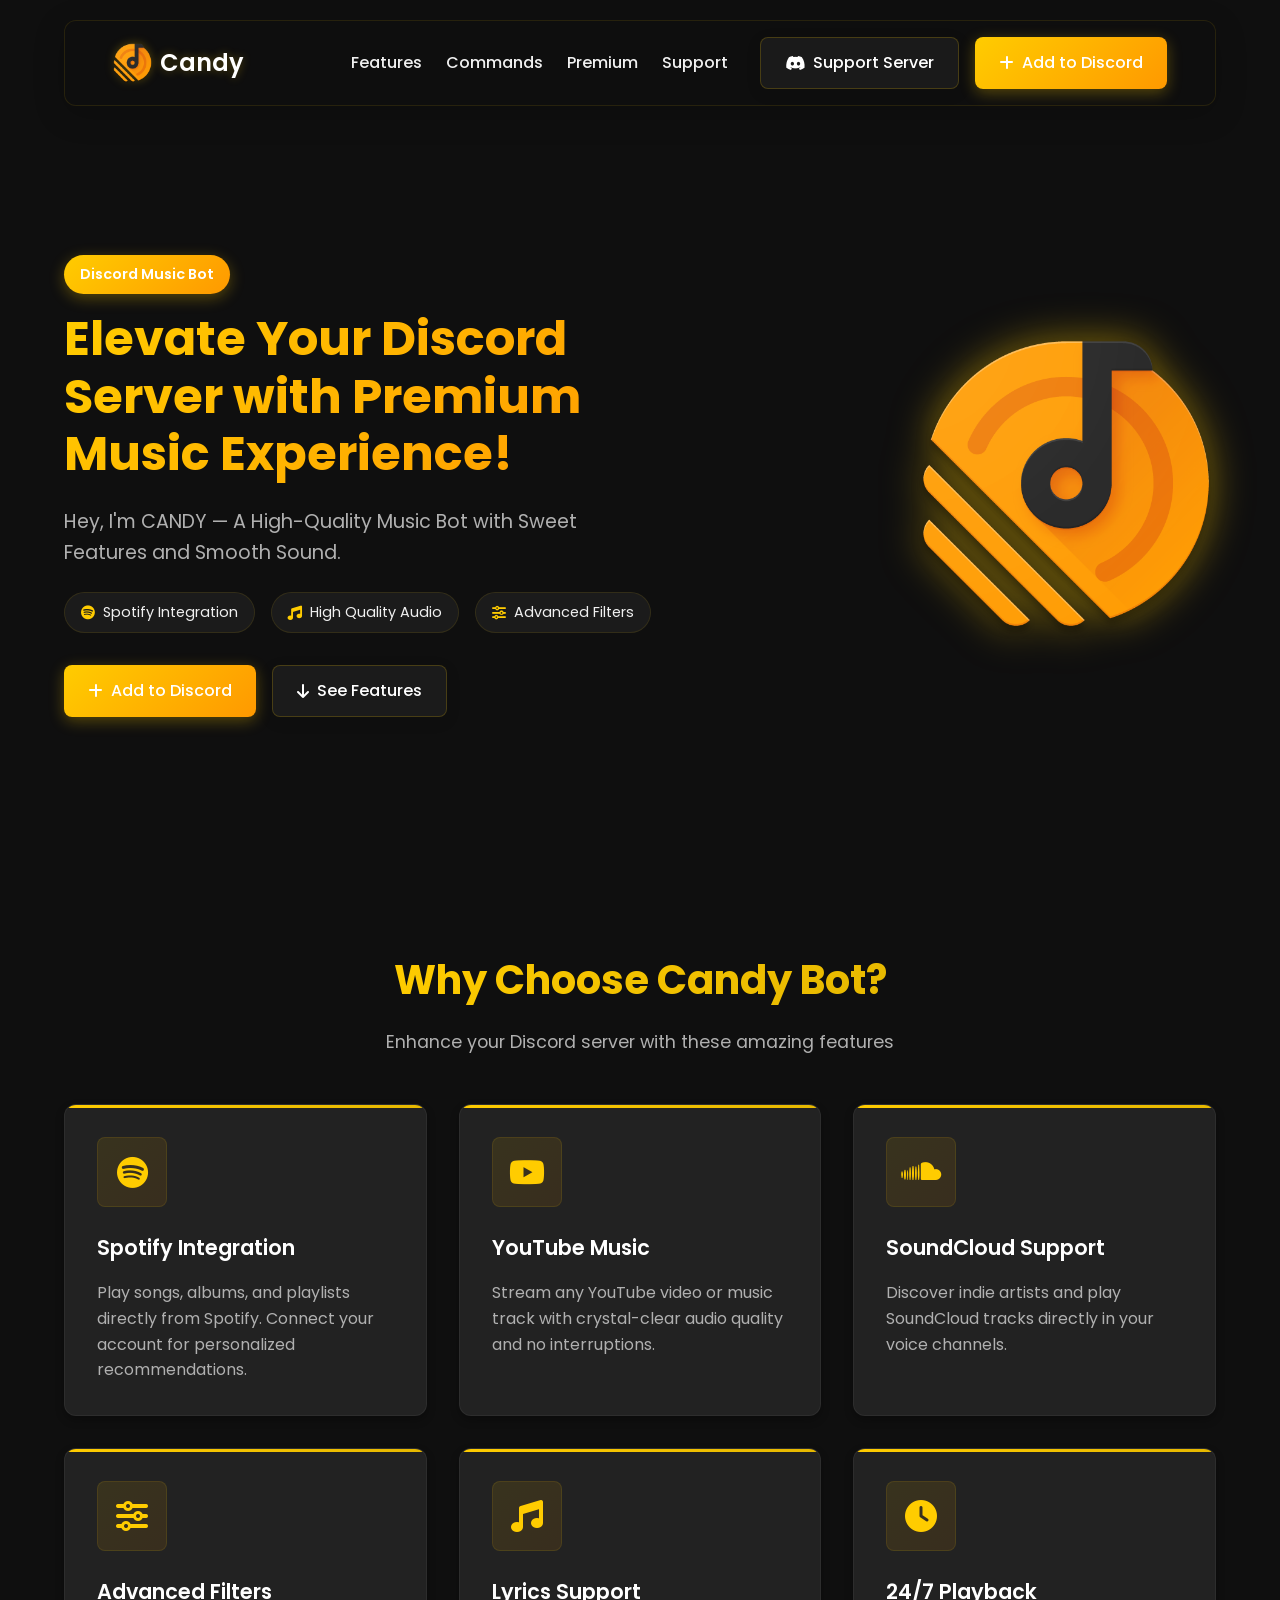
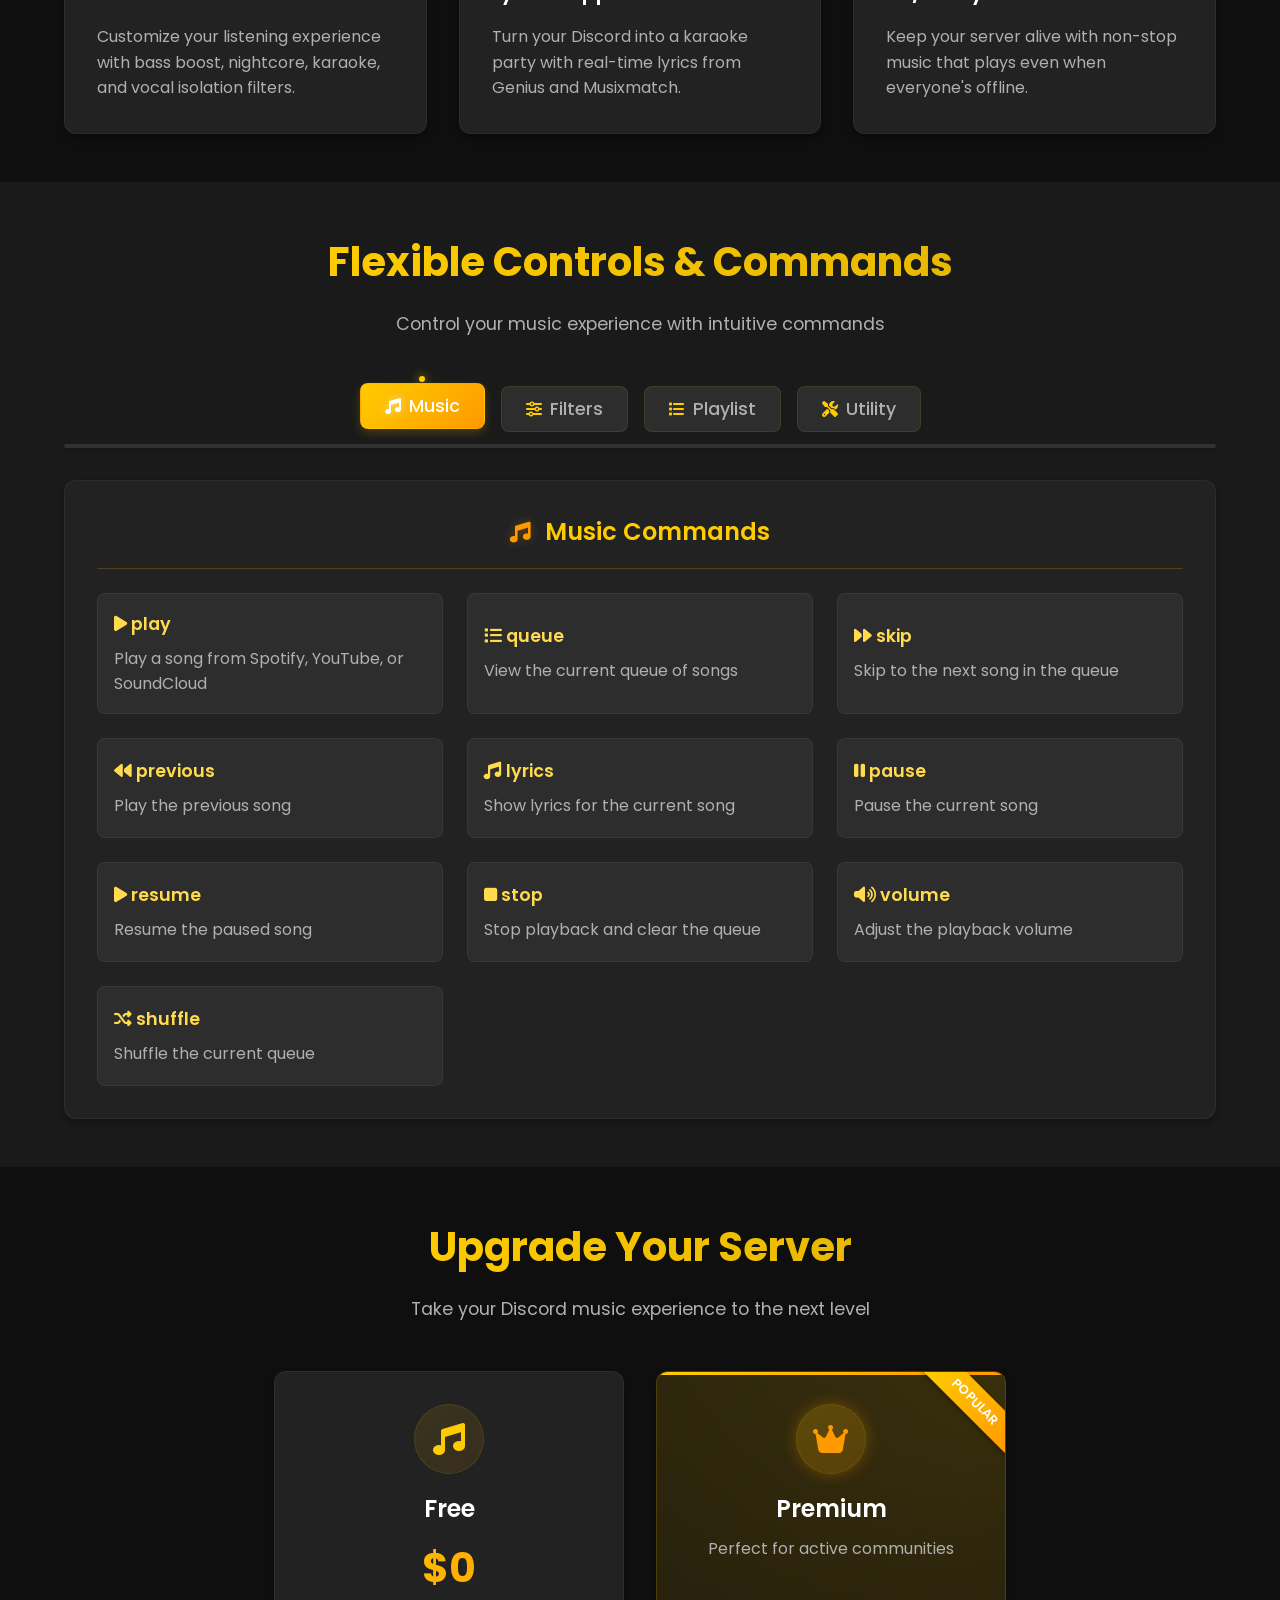
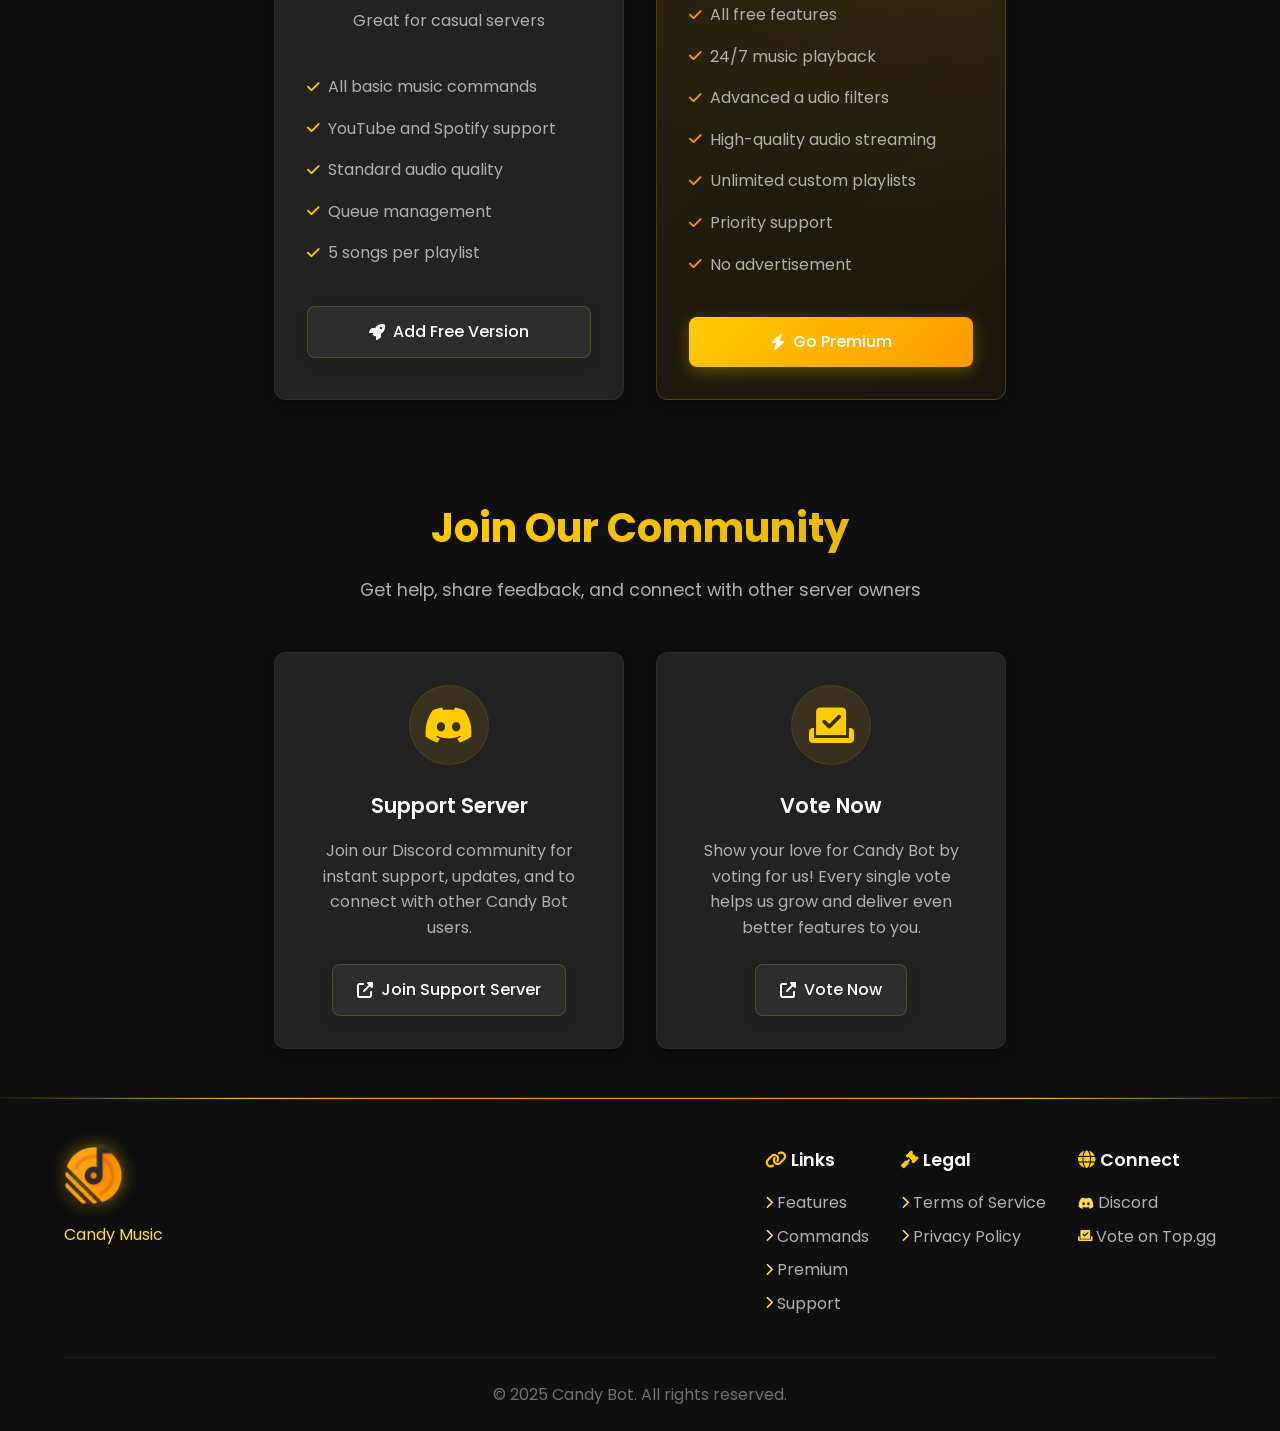
<file: index.html>
<!DOCTYPE html>
<!--
 * Discord Bot Website By Anomus.LY
 * Repo URL: https://github.com/AnomusLY/CandyWeb
 * © 2025 Anomus.LY
 -->
<html lang="en">
<head>
  <meta charset="UTF-8">
  <meta name="viewport" content="width=device-width, initial-scale=1.0">

  <!-- Primary Meta Tags -->
  <title>Candy Bot - Premium Music Experience for Discord</title>
  <meta name="title" content="Candy Bot - Premium Music Experience for Discord">
  <meta name="description" content="Candy Bot - A premium music experience for your Discord server with Spotify, YouTube Music, SoundCloud, and more.">

  <!-- Open Graph / Facebook / Discord -->
  <meta property="og:type" content="website">
  <meta property="og:url" content="https://candymusic.vercel.app/">
  <meta property="og:title" content="Candy Bot - Premium Music Experience for Discord">
  <meta property="og:description" content="Enhance your Discord server with premium music features including Spotify integration, high-quality audio, and advanced filters.">
  <meta property="og:image" content="https://candymusic.vercel.app/assets/images/candy-preview.png">
  <meta property="og:image:alt" content="Candy Bot Logo">
  <meta property="og:site_name" content="Candy Bot">
  <meta property="og:color" content="#ffcc00">

  <!-- Twitter -->
  <meta property="twitter:card" content="summary_large_image">
  <meta property="twitter:url" content="https://candymusic.vercel.app/">
  <meta property="twitter:title" content="Candy Bot - Premium Music Experience for Discord">
  <meta property="twitter:description" content="Enhance your Discord server with premium music features including Spotify integration, high-quality audio, and advanced filters.">
  <meta property="twitter:image" content="https://candymusic.vercel.app/assets/images/candy-preview.png">

  <!-- Theme Color for Browser -->
  <meta name="theme-color" content="#ffcc00">

  <!-- Favicon -->
  <link rel="shortcut icon" href="./assets/images/candy.png" type="image/x-icon">

  <!-- CSS Files -->
  <link rel="stylesheet" href="./assets/css/style.css">
  <link rel="stylesheet" href="./assets/css/preloader.css">
  <link rel="stylesheet" href="./assets/css/theme.css">

  <!-- Google Fonts -->
  <link rel="preconnect" href="https://fonts.googleapis.com">
  <link rel="preconnect" href="https://fonts.gstatic.com" crossorigin>
  <link href="https://fonts.googleapis.com/css2?family=Poppins:wght@300;400;500;600;700&display=swap" rel="stylesheet">

  <!-- Font Awesome -->
  <link rel="stylesheet" href="https://cdnjs.cloudflare.com/ajax/libs/font-awesome/6.4.0/css/all.min.css">
</head>
<body>
  <!-- Preloader -->
  <div class="preloader">
    <div class="loader">
      <div class="loader-circle"></div>
      <div class="loader-circle"></div>
      <img src="./assets/images/candy.png" alt="Candy Bot Logo" class="loader-logo">
    </div>
  </div>

  <!-- Header Section -->
  <header class="header">
    <div class="container">
      <div class="header-content">
        <a href="index.html" class="logo">
          <img src="./assets/images/candy.png" alt="Candy Bot Logo">
          <h1>Candy</h1>
        </a>

        <!-- Mobile menu toggle button -->
        <div class="mobile-menu-toggle">
          <i class="fas fa-bars"></i>
        </div>

        <div class="nav-container">
          <nav class="nav">
            <ul class="nav-list">
              <li><a href="#features" class="nav-link">Features</a></li>
              <li><a href="#commands" class="nav-link">Commands</a></li>
              <li><a href="#premium" class="nav-link">Premium</a></li>
              <li><a href="#support" class="nav-link">Support</a></li>
            </ul>
          </nav>
          <div class="header-buttons">
            <a href="https://discord.gg/TW7wySsrue" class="btn btn-secondary" target="_blank">
              <i class="fab fa-discord"></i> <span>Support Server</span>
            </a>
            <a href="https://discord.com/oauth2/authorize?client_id=1346128525282775144&permissions=8&response_type=code&redirect_uri=https%3A%2F%2Fdiscord.gg%2FTW7wySsrue&integration_type=0&scope=bot%20applications.commands" class="btn btn-primary" target="_blank">
              <i class="fas fa-plus"></i> <span>Add to Discord</span>
            </a>
          </div>
        </div>
      </div>
    </div>
  </header>

  <!-- Hero Section -->
  <section class="hero">
    <div class="container">
      <div class="hero-content">
        <div class="hero-badge">Discord Music Bot</div>
        <h1 class="hero-title">Elevate Your Discord Server with Premium Music Experience!</h1>
        <p class="hero-description">Hey, I'm CANDY — A High-Quality Music Bot with Sweet Features and Smooth Sound.</p>
        <div class="hero-features">
          <div class="hero-feature">
            <i class="fab fa-spotify"></i> Spotify Integration
          </div>
          <div class="hero-feature">
            <i class="fas fa-music"></i> High Quality Audio
          </div>
          <div class="hero-feature">
            <i class="fas fa-sliders-h"></i> Advanced Filters
          </div>
        </div>
        <div class="hero-buttons">
          <a href="https://discord.com/oauth2/authorize?client_id=1346128525282775144&permissions=8&response_type=code&redirect_uri=https%3A%2F%2Fdiscord.gg%2FTW7wySsrue&integration_type=0&scope=bot%20applications.commands" class="btn btn-primary" target="_blank">
            <i class="fas fa-plus"></i> Add to Discord
          </a>
          <a href="#features" class="btn btn-secondary">
            <i class="fas fa-arrow-down"></i> See Features
          </a>
        </div>
      </div>
      <div class="hero-image">
        <img src="./assets/images/candy.png" alt="Candy Bot Logo" class="floating">
      </div>
    </div>
  </section>

  <!-- Features Section -->
  <section class="features" id="features">
    <div class="container">
      <div class="section-header">
        <h2 class="section-title">Why Choose Candy Bot?</h2>
        <p class="section-description">Enhance your Discord server with these amazing features</p>
      </div>
      <div class="features-grid">
        <div class="feature-card">
          <div class="feature-icon">
            <i class="fab fa-spotify"></i>
          </div>
          <h3 class="feature-title">Spotify Integration</h3>
          <p class="feature-description">Play songs, albums, and playlists directly from Spotify. Connect your account for personalized recommendations.</p>
        </div>
        <div class="feature-card">
          <div class="feature-icon">
            <i class="fab fa-youtube"></i>
          </div>
          <h3 class="feature-title">YouTube Music</h3>
          <p class="feature-description">Stream any YouTube video or music track with crystal-clear audio quality and no interruptions.</p>
        </div>
        <div class="feature-card">
          <div class="feature-icon">
            <i class="fab fa-soundcloud"></i>
          </div>
          <h3 class="feature-title">SoundCloud Support</h3>
          <p class="feature-description">Discover indie artists and play SoundCloud tracks directly in your voice channels.</p>
        </div>
        <div class="feature-card">
          <div class="feature-icon">
            <i class="fas fa-sliders-h"></i>
          </div>
          <h3 class="feature-title">Advanced Filters</h3>
          <p class="feature-description">Customize your listening experience with bass boost, nightcore, karaoke, and vocal isolation filters.</p>
        </div>
        <div class="feature-card">
          <div class="feature-icon">
            <i class="fas fa-music"></i>
          </div>
          <h3 class="feature-title">Lyrics Support</h3>
          <p class="feature-description">Turn your Discord into a karaoke party with real-time lyrics from Genius and Musixmatch.</p>
        </div>
        <div class="feature-card">
          <div class="feature-icon">
            <i class="fas fa-clock"></i>
          </div>
          <h3 class="feature-title">24/7 Playback</h3>
          <p class="feature-description">Keep your server alive with non-stop music that plays even when everyone's offline.</p>
        </div>
      </div>
    </div>
  </section>

  <!-- Commands Section -->
  <section class="commands" id="commands">
    <div class="container">
      <div class="section-header">
        <h2 class="section-title">Flexible Controls & Commands</h2>
        <p class="section-description">Control your music experience with intuitive commands</p>
      </div>
      <div class="commands-showcase">
        <div class="command-categories">
          <div class="category active" data-category="music"><i class="fas fa-music"></i> Music</div>
          <div class="category" data-category="filters"><i class="fas fa-sliders-h"></i> Filters</div>
          <div class="category" data-category="playlist"><i class="fas fa-list"></i> Playlist</div>
          <div class="category" data-category="utility"><i class="fas fa-tools"></i> Utility</div>
          <div class="category-progress-container">
            <div class="category-progress"></div>
          </div>
        </div>
        <div class="command-list">
          <!-- Command groups will be generated with JavaScript -->
        </div>
      </div>
    </div>
  </section>

  <!-- Premium Section -->
  <section class="premium" id="premium">
    <div class="container">
      <div class="section-header">
        <h2 class="section-title">Upgrade Your Server</h2>
        <p class="section-description">Take your Discord music experience to the next level</p>
      </div>
      <div class="pricing-cards">
        <div class="pricing-card">
          <div class="pricing-header">
            <div class="pricing-icon">
              <i class="fas fa-music"></i>
            </div>
            <h3 class="pricing-title">Free</h3>
            <div class="pricing-price">$0</div>
            <p class="pricing-description">Great for casual servers</p>
          </div>
          <ul class="pricing-features">
            <li><i class="fas fa-check"></i> All basic music commands</li>
            <li><i class="fas fa-check"></i> YouTube and Spotify support</li>
            <li><i class="fas fa-check"></i> Standard audio quality</li>
            <li><i class="fas fa-check"></i> Queue management</li>
            <li><i class="fas fa-check"></i> 5 songs per playlist</li>
          </ul>
          <a href="https://discord.com/oauth2/authorize?client_id=1346128525282775144&permissions=8&response_type=code&redirect_uri=https%3A%2F%2Fdiscord.gg%2FTW7wySsrue&integration_type=0&scope=bot%20applications.commands" class="btn btn-secondary" target="_blank">
            <i class="fas fa-rocket"></i> Add Free Version
          </a>
        </div>
        <div class="pricing-card premium-card">
          <div class="pricing-badge">POPULAR</div>
          <div class="pricing-header">
            <div class="pricing-icon">
              <i class="fas fa-crown"></i>
            </div>
            <h3 class="pricing-title">Premium</h3>
            <p class="pricing-description">Perfect for active communities</p>
          </div>
          <ul class="pricing-features">
            <li><i class="fas fa-check"></i> All free features</li>
            <li><i class="fas fa-check"></i> 24/7 music playback</li>
            <li><i class="fas fa-check"></i> Advanced a udio filters</li>
            <li><i class="fas fa-check"></i> High-quality audio streaming</li>
            <li><i class="fas fa-check"></i> Unlimited custom playlists</li>
            <li><i class="fas fa-check"></i> Priority support</li>
            <li><i class="fas fa-check"></i> No advertisement</li>
          </ul>
          <a href="https://discord.gg/TW7wySsrue" class="btn btn-primary" target="_blank">
            <i class="fas fa-bolt"></i> Go Premium
          </a>
        </div>
      </div>
    </div>
  </section>

    <!-- Icon Grid Section -->
  <!-- <section class="icon-grid">
    <div class="container">
      <div class="section-header">
        <h2 class="section-title">Powerful Music Commands</h2>
        <p class="section-description">Everything you need for the perfect Discord music experience</p>
      </div>
      <div class="icons-container">
      </div>
      <div class="icon-grid-cta">
        <a href="https://discord.com/oauth2/authorize?client_id=1346128525282775144&permissions=8&response_type=code&redirect_uri=https%3A%2F%2Fdiscord.gg%2FTW7wySsrue&integration_type=0&scope=bot%20applications.commands" class="btn btn-primary btn-lg" target="_blank">
          <i class="fas fa-headphones"></i> Add Candy Bot to Your Server
        </a>
      </div>
    </div>
  </section> -->

  <!-- Support Section -->
  <section class="support" id="support">
    <div class="container">
      <div class="section-header">
        <h2 class="section-title">Join Our Community</h2>
        <p class="section-description">Get help, share feedback, and connect with other server owners</p>
      </div>
      <div class="support-options">
        <div class="support-card">
          <div class="support-icon">
            <i class="fab fa-discord"></i>
          </div>
          <h3 class="support-title">Support Server</h3>
          <p class="support-description">Join our Discord community for instant support, updates, and to connect with other Candy Bot users.</p>
          <a href="https://discord.gg/TW7wySsrue" class="btn btn-secondary" target="_blank">
            <i class="fas fa-external-link-alt"></i> Join Support Server
          </a>
        </div>
        <div class="support-card">
          <div class="support-icon">
            <i class="fas fa-vote-yea"></i>
          </div>
          <h3 class="support-title">Vote Now</h3>
          <p class="support-description">
            Show your love for Candy Bot by voting for us! Every single vote helps us grow and deliver even better features to you.
          </p>
          <a href="https://top.gg/bot/1346128525282775144/vote" class="btn btn-secondary">
            <i class="fas fa-external-link-alt"></i> Vote Now
          </a>
        </div>
        </div>
      </div>
    </div>
  </section>

  <!-- Footer -->
  <footer class="footer">
    <div class="container">
      <div class="footer-content">
        <a href="index.html" class="footer-logo">
          <img src="./assets/images/candy.png" alt="Candy Logo">
          <h2></h2>Candy Music</h2>
        </a>
        <div class="footer-links">
          <div class="footer-column">
            <h3><i class="fas fa-link"></i> Links</h3>
            <ul>
              <li><a href="#features"><i class="fas fa-chevron-right"></i> Features</a></li>
              <li><a href="#commands"><i class="fas fa-chevron-right"></i> Commands</a></li>
              <li><a href="#premium"><i class="fas fa-chevron-right"></i> Premium</a></li>
              <li><a href="#support"><i class="fas fa-chevron-right"></i> Support</a></li>
            </ul>
          </div>
          <div class="footer-column">
            <h3><i class="fas fa-gavel"></i> Legal</h3>
            <ul>
              <li><a href="terms.html"><i class="fas fa-chevron-right"></i> Terms of Service</a></li>
              <li><a href="privacy.html"><i class="fas fa-chevron-right"></i> Privacy Policy</a></li>
            </ul>
          </div>
          <div class="footer-column">
            <h3><i class="fas fa-globe"></i> Connect</h3>
            <ul>
              <li><a href="https://discord.gg/TW7wySsrue" target="_blank"><i class="fab fa-discord"></i> Discord</a></li>
              <li><a href="https://top.gg/bot/1346128525282775144/vote" target="_blank"><i class="fas fa-vote-yea"></i> Vote on Top.gg</a></li>
            </ul>
          </div>
        </div>
      </div>
      <div class="footer-bottom">
        <p>&copy; 2025 Candy Bot. All rights reserved.</p>
      </div>
    </div>
  </footer>

  <!-- Callback for Spotify Auth -->
  <div id="spotify-callback" style="display: none;"></div>

  <!-- JavaScript Files -->
  <script src="./assets/js/preloader.js"></script>
  <script src="./assets/js/script.js"></script>
</body>
</html>
</file>
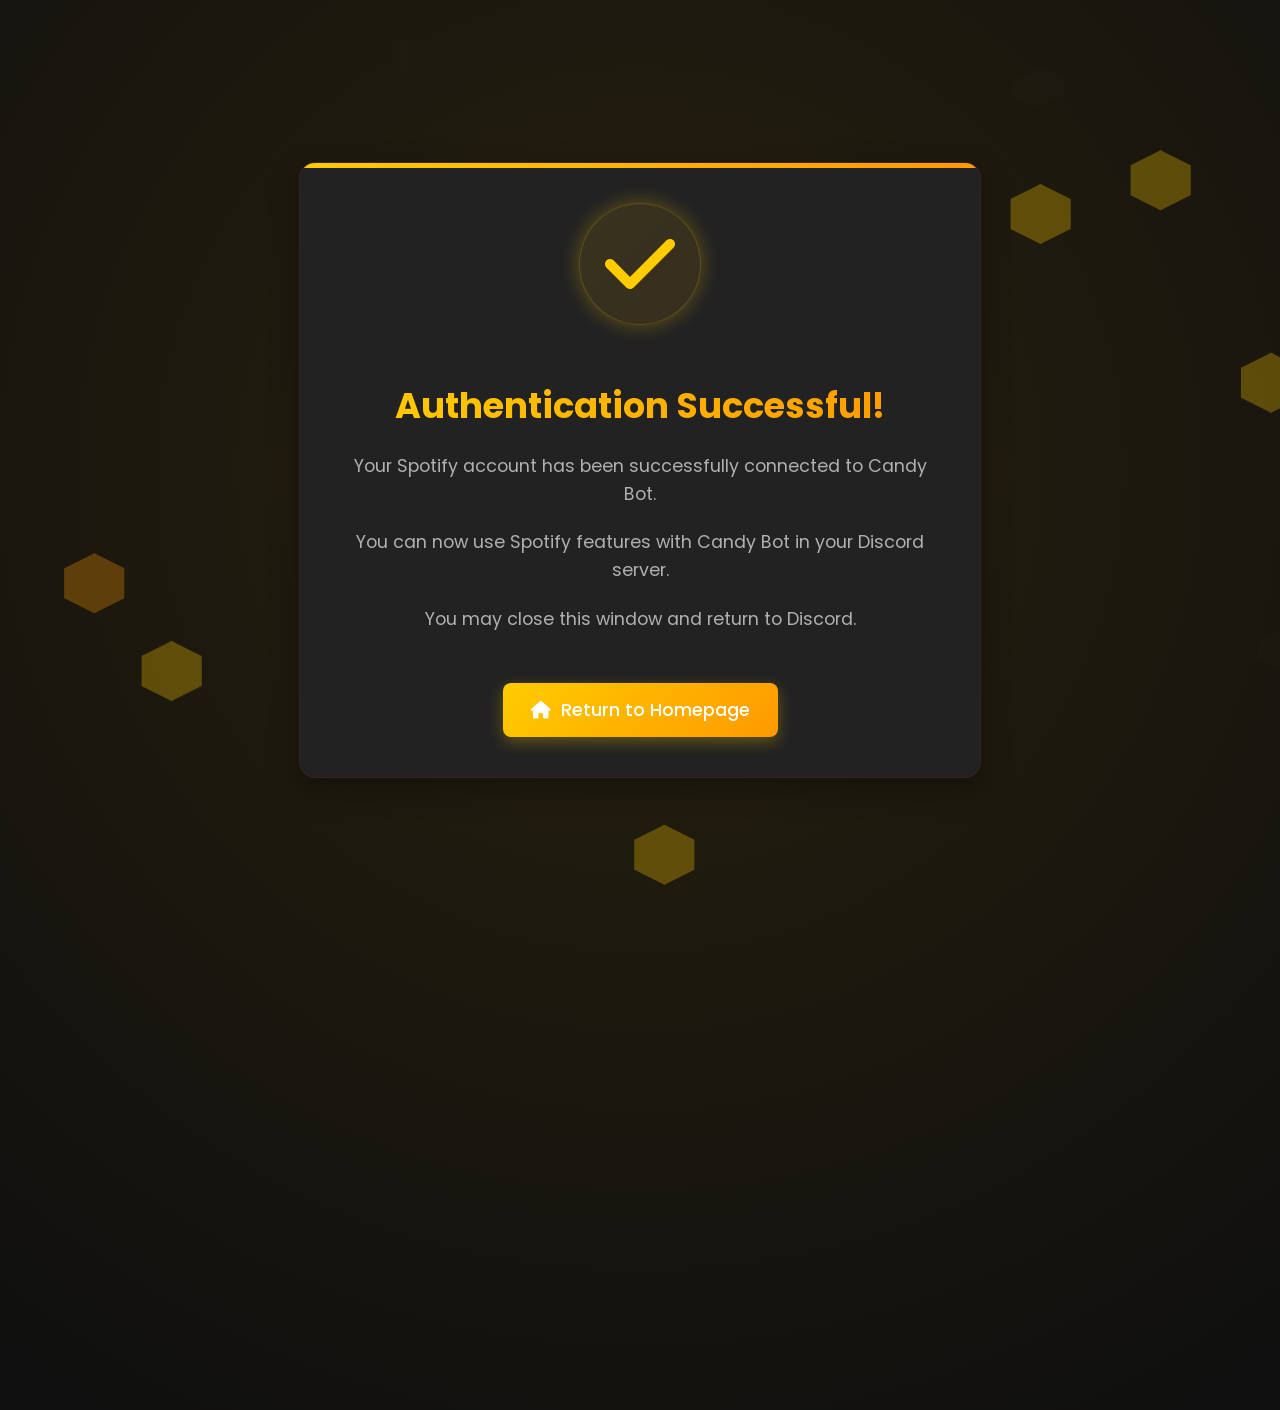
<file: callback.html>
<!DOCTYPE html>
<!--
 * Discord Bot Website By Anomus.LY
 * Repo URL: https://github.com/AnomusLY/CandyWeb
 * © 2025 Anomus.LY
 -->
<html lang="en">
<head>
  <meta charset="UTF-8">
  <meta name="viewport" content="width=device-width, initial-scale=1.0">
  <title>Candy Bot - Spotify Authentication</title>
  <!-- Google Fonts -->
  <link rel="preconnect" href="https://fonts.googleapis.com">
  <link rel="preconnect" href="https://fonts.gstatic.com" crossorigin>
  <link href="https://fonts.googleapis.com/css2?family=Poppins:wght@300;400;500;600;700&display=swap" rel="stylesheet">

  <!-- Font Awesome -->
  <link rel="stylesheet" href="https://cdnjs.cloudflare.com/ajax/libs/font-awesome/6.4.0/css/all.min.css">

  <style>
    :root {
      --primary: #ffcc00;
      --primary-dark: #e6b800;
      --primary-light: #ffdb4d;
      --accent: #ff9900;
      --accent-dark: #e68a00;
      --accent-light: #ffad33;
      --bg-dark: #1a1a1a;
      --bg-darker: #0f0f0f;
      --bg-card: #222222;
      --bg-element: #2d2d2d;
    }

    body {
      font-family: 'Poppins', sans-serif;
      background-color: var(--bg-darker);
      color: #f0f0f0;
      display: flex;
      justify-content: center;
      align-items: center;
      height: 100vh;
      margin: 0;
      padding: 20px;
      text-align: center;
      overflow: hidden;
      position: relative;
    }

    body::before {
      content: '';
      position: absolute;
      top: -50%;
      left: -50%;
      width: 200%;
      height: 200%;
      background: radial-gradient(circle at center, rgb(255 188 0 / 10%) 0%, rgba(10, 10, 10, 0) 70%);
      animation: rotate 20s linear infinite;
      z-index: -1;
    }

    @keyframes rotate {
      0% {
        transform: rotate(0deg);
      }
      100% {
        transform: rotate(360deg);
      }
    }

    .container {
      max-width: 600px;
      padding: 40px;
      background-color: var(--bg-card);
      border-radius: 16px;
      box-shadow: 0 10px 30px rgba(0, 0, 0, 0.3);
      border: 1px solid rgba(255, 0, 89, 0.1);
      position: relative;
      overflow: hidden;
      z-index: 1;
    }

    .container::before {
      content: '';
      position: absolute;
      top: 0;
      left: 0;
      width: 100%;
      height: 5px;
      background: linear-gradient(90deg, var(--primary) 0%, var(--accent) 100%);
    }

    h1 {
      background: linear-gradient(90deg, var(--primary) 0%, var(--accent) 100%);
      -webkit-background-clip: text;
      background-clip: text;
      color: transparent;
      margin-bottom: 20px;
      font-size: 2.2rem;
    }

    p {
      margin-bottom: 20px;
      line-height: 1.6;
      color: #b0b0b0;
      font-size: 1.1rem;
    }

    .success-icon {
      font-size: 80px;
      margin-bottom: 30px;
      color: var(--primary);
      display: inline-flex;
      align-items: center;
      justify-content: center;
      width: 120px;
      height: 120px;
      border-radius: 50%;
      background: linear-gradient(135deg, rgba(255, 204, 0, 0.1) 0%, rgba(255, 153, 0, 0.1) 100%);
      border: 1px solid rgba(255, 204, 0, 0.2);
      box-shadow: 0 0 20px rgba(255, 204, 0, 0.3);
    }

    .btn {
      display: inline-flex;
      align-items: center;
      justify-content: center;
      gap: 10px;
      padding: 14px 28px;
      background: linear-gradient(135deg, var(--primary) 0%, var(--accent) 100%);
      color: white;
      border-radius: 8px;
      text-decoration: none;
      font-weight: 500;
      margin-top: 30px;
      transition: all 0.3s ease;
      box-shadow: 0 5px 15px rgba(255, 204, 0, 0.3);
      font-size: 1.1rem;
    }

    .btn:hover {
      transform: translateY(-5px);
      box-shadow: 0 8px 25px rgba(255, 204, 0, 0.4);
    }

    .hexagon-pattern {
      position: absolute;
      top: 0;
      left: 0;
      width: 100%;
      height: 100%;
      z-index: -1;
      opacity: 0.3;
    }

    .hexagon {
      position: absolute;
      width: 60px;
      height: 60px;
      background-color: rgba(255, 255, 255, 0.02);
      clip-path: polygon(50% 0%, 100% 25%, 100% 75%, 50% 100%, 0% 75%, 0% 25%);
    }

    .hexagon.active {
      background-color: var(--primary);
      box-shadow: 0 0 15px var(--primary), 0 0 30px var(--primary-light);
    }

    .hexagon.accent {
      background-color: var(--accent);
      box-shadow: 0 0 10px var(--accent), 0 0 20px var(--accent-light);
    }
  </style>
</head>
<body>
  <div class="hexagon-pattern" id="pattern"></div>

  <div class="container">
    <div class="success-icon">
      <i class="fas fa-check"></i>
    </div>
    <h1>Authentication Successful!</h1>
    <p>Your Spotify account has been successfully connected to Candy Bot.</p>
    <p>You can now use Spotify features with Candy Bot in your Discord server.</p>
    <p>You may close this window and return to Discord.</p>
    <a href="index.html" class="btn">
      <i class="fas fa-home"></i> Return to Homepage
    </a>
  </div>

  <script>
    const urlParams = new URLSearchParams(window.location.search);
    const code = urlParams.get('code');
    const error = urlParams.get('error');

    if (error) {
      document.querySelector('.success-icon i').className = 'fas fa-times';
      document.querySelector('.success-icon').style.color = '#e6b800';
      document.querySelector('h1').innerHTML = 'Authentication Failed';
      document.querySelector('p').innerHTML = 'There was an error connecting your Spotify account. Please try again.';
    }

    if (code) {
      console.log('Authentication code:', code);
    }

    const pattern = document.getElementById('pattern');
    const patternWidth = window.innerWidth;
    const patternHeight = window.innerHeight;

    for (let i = 0; i < 50; i++) {
      const hexagon = document.createElement('div');
      hexagon.className = 'hexagon';

      const x = Math.random() * patternWidth;
      const y = Math.random() * patternHeight;

      hexagon.style.left = `${x}px`;
      hexagon.style.top = `${y}px`;

      if (Math.random() < 0.2) {
        hexagon.classList.add('active');
      } else if (Math.random() < 0.3) {
        hexagon.classList.add('accent');
      }

      pattern.appendChild(hexagon);
    }
  </script>
</body>
</html>
</file>
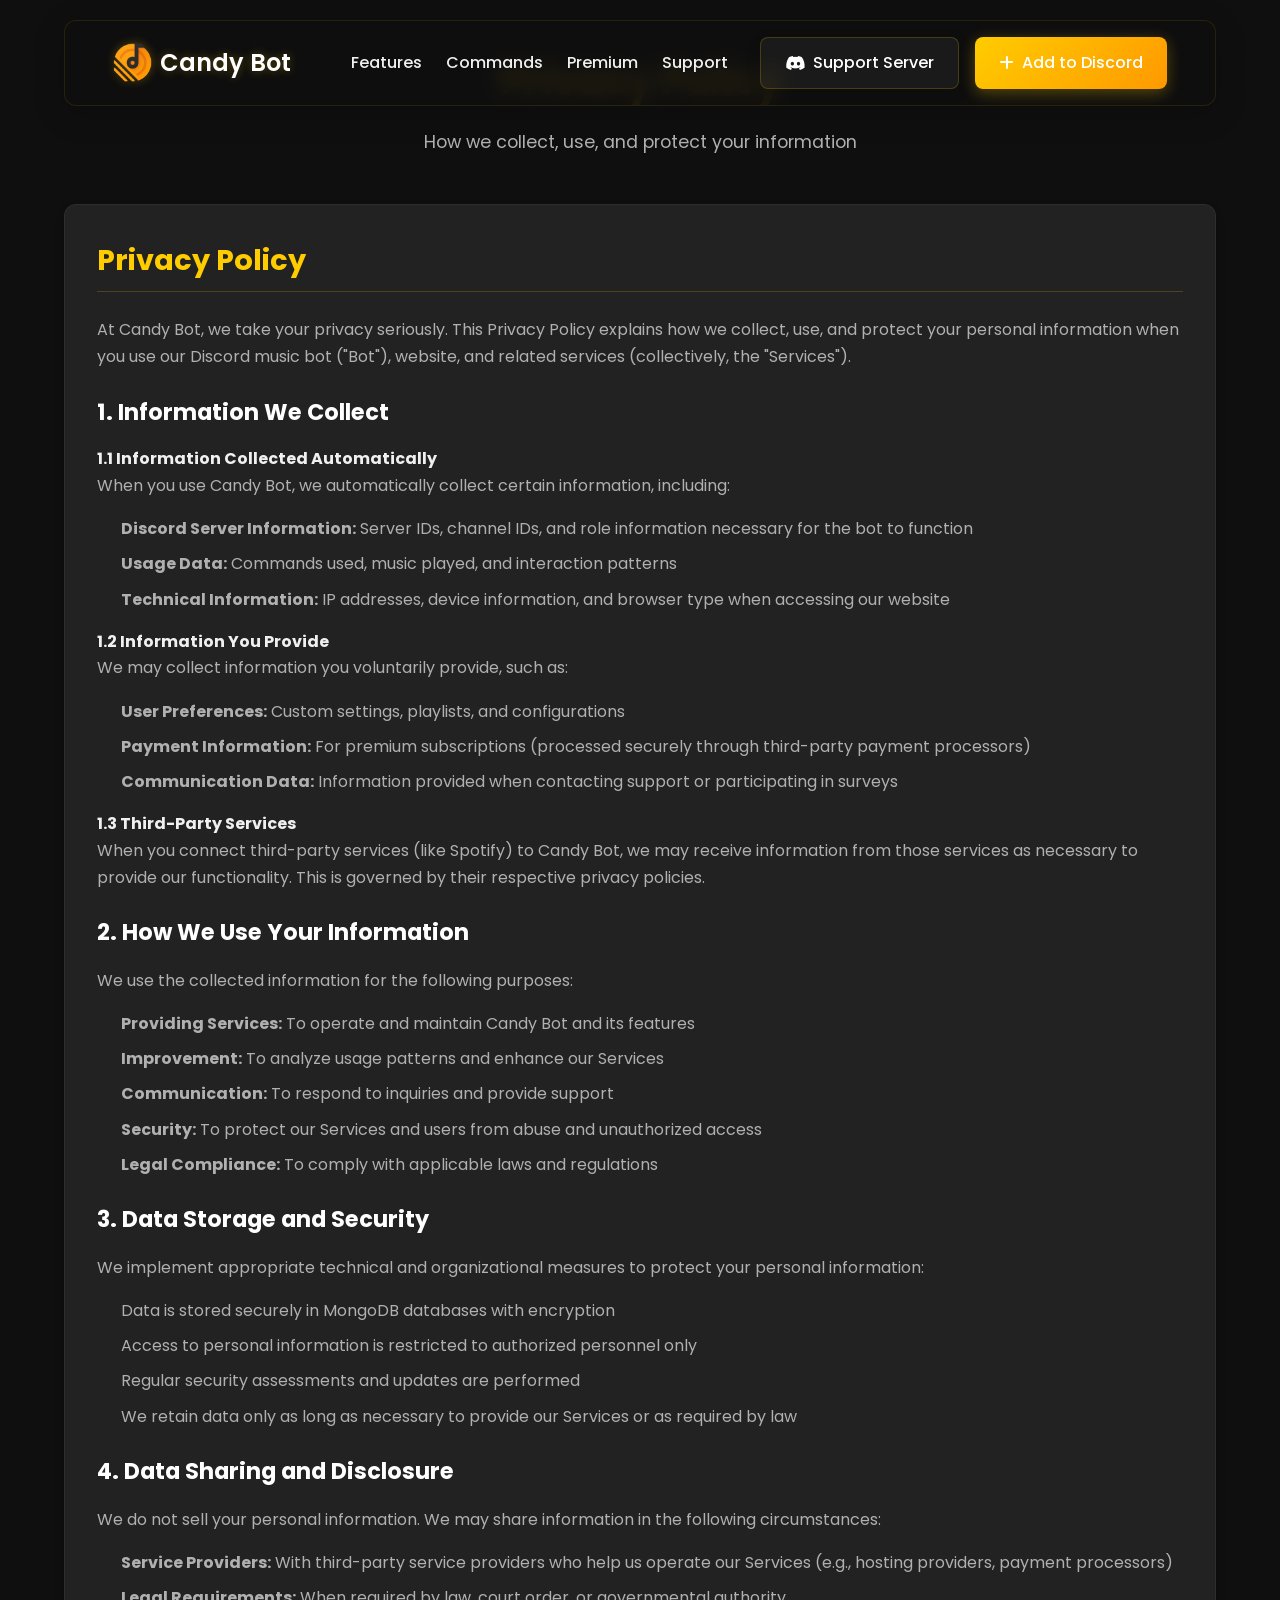
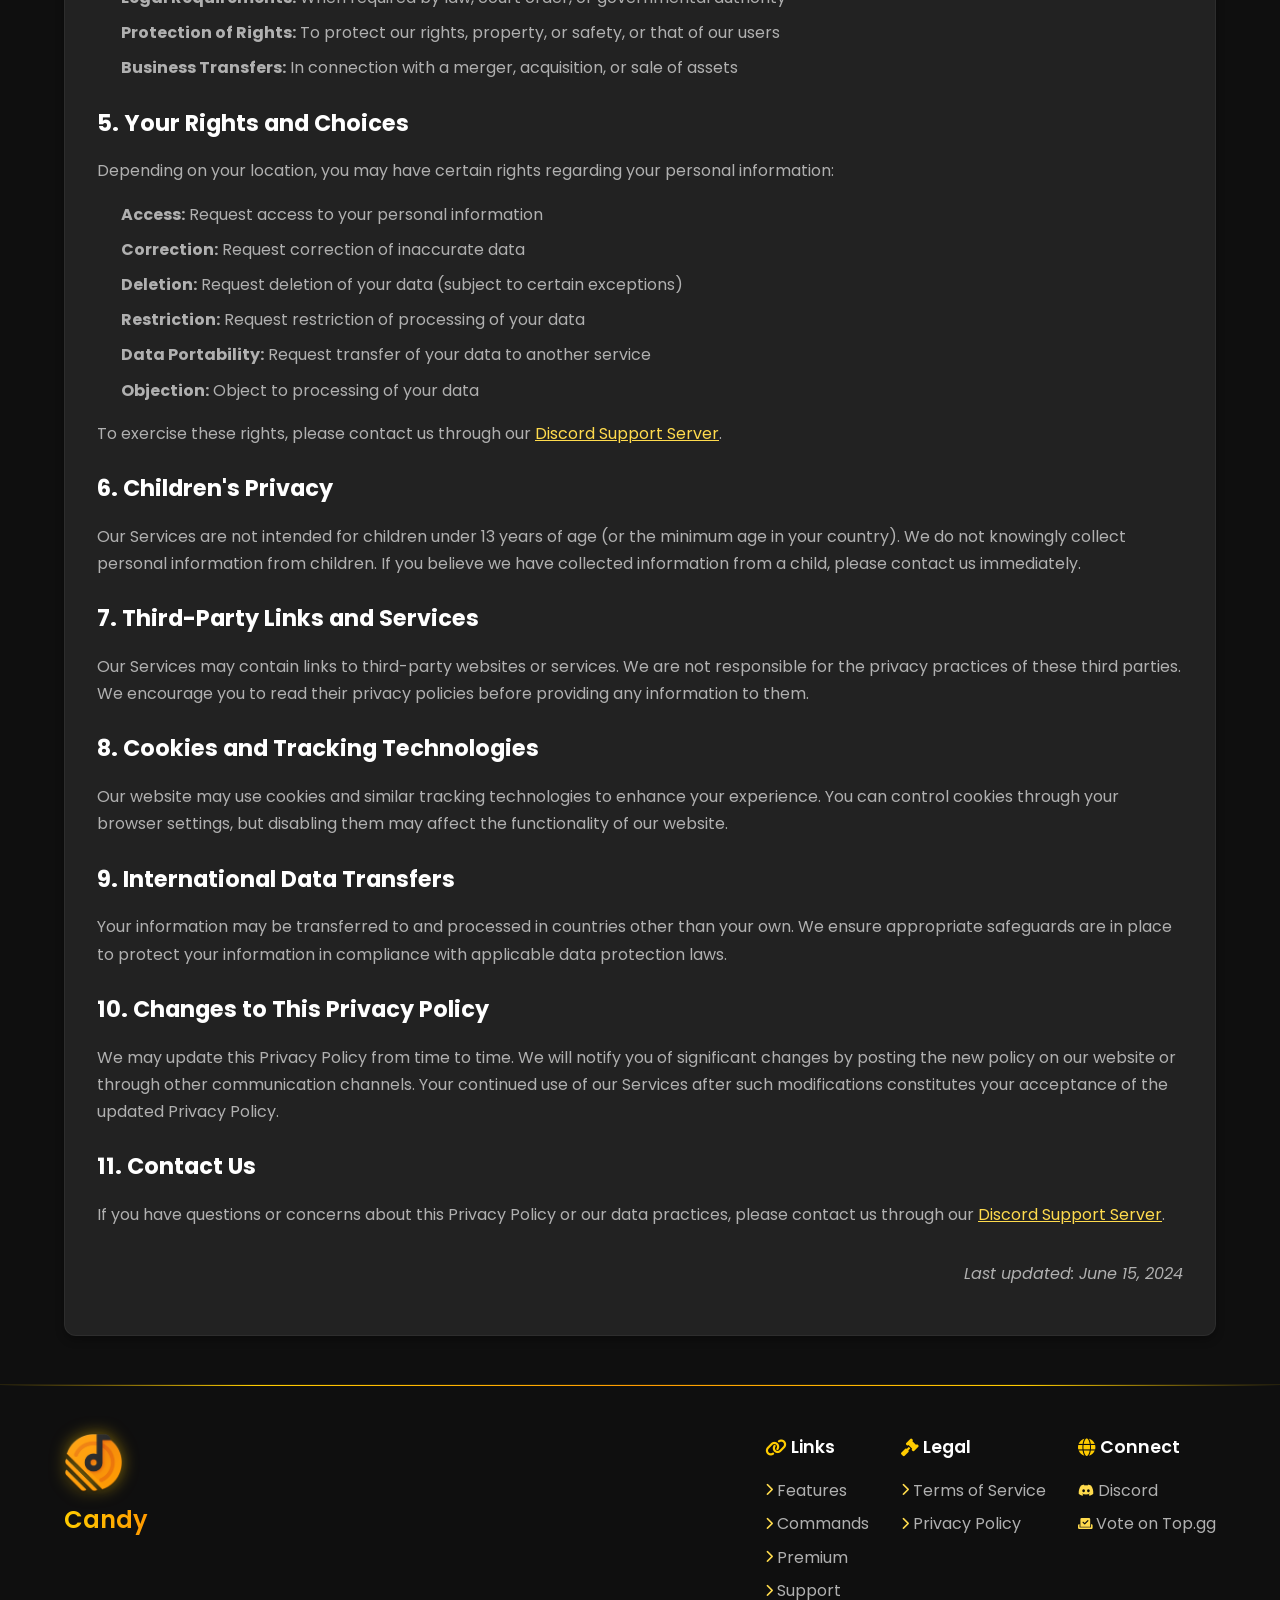
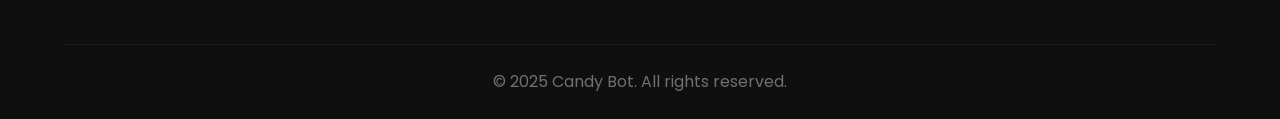
<file: privacy.html>
<!DOCTYPE html>
<!--
 * @format
 *
 * Discord Bot Website By Anomus.LY
 * Repo URL: https://github.com/AnomusLY/CandyWeb
 * © 2025 Anomus.LY
 -->
<html lang="en">
<head>
  <meta charset="UTF-8">
  <meta name="viewport" content="width=device-width, initial-scale=1.0">
  <title>Privacy Policy - Candy Bot</title>

  <!-- Meta tags for SEO and social sharing -->
  <meta name="description" content="Privacy Policy for Candy Bot - A premium music experience for your Discord server.">
  <meta property="og:title" content="Candy Bot - Privacy Policy">
  <meta property="og:description" content="Privacy Policy for Candy Bot Discord music bot.">
  <meta property="og:type" content="website">
  <meta property="og:url" content="https://candymusic.vercel.app/privacy.html">
  <meta property="og:image" content="./assets/images/candy.png">

  <!-- Favicon -->
  <link rel="shortcut icon" href="./assets/images/candy.png" type="image/x-icon">

  <!-- CSS Files -->
  <link rel="stylesheet" href="./assets/css/style.css">
  <link rel="stylesheet" href="./assets/css/preloader.css">
  <link rel="stylesheet" href="./assets/css/theme.css">

  <!-- Google Fonts -->
  <link rel="preconnect" href="https://fonts.googleapis.com">
  <link rel="preconnect" href="https://fonts.gstatic.com" crossorigin>
  <link href="https://fonts.googleapis.com/css2?family=Poppins:wght@300;400;500;600;700&display=swap" rel="stylesheet">

  <!-- Font Awesome -->
  <link rel="stylesheet" href="https://cdnjs.cloudflare.com/ajax/libs/font-awesome/6.4.0/css/all.min.css">

  <style>
    .legal-content {
      padding: var(--spacing-xxl) 0;
      min-height: 70vh;
    }

    .legal-container {
      background: var(--bg-card);
      border-radius: var(--radius-lg);
      padding: var(--spacing-xl);
      box-shadow: var(--shadow-md);
      border: 1px solid rgba(255, 255, 255, 0.05);
      margin-top: var(--spacing-xl);
    }

    .legal-container h2 {
      color: var(--primary);
      margin-bottom: var(--spacing-lg);
      font-size: 1.8rem;
      border-bottom: 1px solid rgba(255, 204, 0, 0.2);
      padding-bottom: var(--spacing-sm);
    }

    .legal-container h3 {
      color: var(--text-white);
      margin: var(--spacing-lg) 0 var(--spacing-md);
      font-size: 1.4rem;
    }

    .legal-container p, .legal-container ul, .legal-container ol {
      margin-bottom: var(--spacing-md);
      color: var(--text-gray);
      line-height: 1.7;
    }

    .legal-container ul, .legal-container ol {
      padding-left: var(--spacing-lg);
    }

    .legal-container li {
      margin-bottom: var(--spacing-sm);
    }

    .legal-container a {
      color: var(--primary-light);
      text-decoration: underline;
      transition: color var(--transition-normal);
    }

    .legal-container a:hover {
      color: var(--primary);
    }

    .legal-date {
      font-style: italic;
      color: var(--text-dark);
      margin-top: var(--spacing-xl);
      text-align: right;
    }
  </style>
</head>
<body>
  <!-- Preloader -->
  <div class="preloader">
    <div class="loader">
      <div class="loader-circle"></div>
      <div class="loader-circle"></div>
      <img src="./assets/images/candy.png" alt="Candy Bot Logo" class="loader-logo">
    </div>
  </div>

  <!-- Header Section -->
  <header class="header">
    <div class="container">
      <div class="header-content">
        <a href="index.html" class="logo">
          <img src="./assets/images/candy.png" alt="Candy Bot Logo">
          <h1>Candy Bot</h1>
        </a>

        <!-- Mobile menu toggle button -->
        <div class="mobile-menu-toggle">
          <i class="fas fa-bars"></i>
        </div>

        <div class="nav-container">
          <nav class="nav">
            <ul class="nav-list">
              <li><a href="index.html#features" class="nav-link">Features</a></li>
              <li><a href="index.html#commands" class="nav-link">Commands</a></li>
              <li><a href="index.html#premium" class="nav-link">Premium</a></li>
              <li><a href="index.html#support" class="nav-link">Support</a></li>
            </ul>
          </nav>
          <div class="header-buttons">
            <a href="https://discord.gg/TW7wySsrue" class="btn btn-secondary" target="_blank">
              <i class="fab fa-discord"></i> <span>Support Server</span>
            </a>
            <a href="https://discord.com/oauth2/authorize?client_id=1346128525282775144&permissions=8&response_type=code&redirect_uri=https%3A%2F%2Fdiscord.gg%2FTW7wySsrue&integration_type=0&scope=bot%20applications.commands" class="btn btn-primary" target="_blank">
              <i class="fas fa-plus"></i> <span>Add to Discord</span>
            </a>
          </div>
        </div>
      </div>
    </div>
  </header>

  <!-- Legal Content Section -->
  <section class="legal-content">
    <div class="container">
      <div class="section-header">
        <h2 class="section-title">Privacy Policy</h2>
        <p class="section-description">How we collect, use, and protect your information</p>
      </div>

      <div class="legal-container">
        <h2>Privacy Policy</h2>

        <p>At Candy Bot, we take your privacy seriously. This Privacy Policy explains how we collect, use, and protect your personal information when you use our Discord music bot ("Bot"), website, and related services (collectively, the "Services").</p>

        <h3>1. Information We Collect</h3>

        <h4>1.1 Information Collected Automatically</h4>
        <p>When you use Candy Bot, we automatically collect certain information, including:</p>
        <ul>
          <li><strong>Discord Server Information:</strong> Server IDs, channel IDs, and role information necessary for the bot to function</li>
          <li><strong>Usage Data:</strong> Commands used, music played, and interaction patterns</li>
          <li><strong>Technical Information:</strong> IP addresses, device information, and browser type when accessing our website</li>
        </ul>

        <h4>1.2 Information You Provide</h4>
        <p>We may collect information you voluntarily provide, such as:</p>
        <ul>
          <li><strong>User Preferences:</strong> Custom settings, playlists, and configurations</li>
          <li><strong>Payment Information:</strong> For premium subscriptions (processed securely through third-party payment processors)</li>
          <li><strong>Communication Data:</strong> Information provided when contacting support or participating in surveys</li>
        </ul>

        <h4>1.3 Third-Party Services</h4>
        <p>When you connect third-party services (like Spotify) to Candy Bot, we may receive information from those services as necessary to provide our functionality. This is governed by their respective privacy policies.</p>

        <h3>2. How We Use Your Information</h3>
        <p>We use the collected information for the following purposes:</p>
        <ul>
          <li><strong>Providing Services:</strong> To operate and maintain Candy Bot and its features</li>
          <li><strong>Improvement:</strong> To analyze usage patterns and enhance our Services</li>
          <li><strong>Communication:</strong> To respond to inquiries and provide support</li>
          <li><strong>Security:</strong> To protect our Services and users from abuse and unauthorized access</li>
          <li><strong>Legal Compliance:</strong> To comply with applicable laws and regulations</li>
        </ul>

        <h3>3. Data Storage and Security</h3>
        <p>We implement appropriate technical and organizational measures to protect your personal information:</p>
        <ul>
          <li>Data is stored securely in MongoDB databases with encryption</li>
          <li>Access to personal information is restricted to authorized personnel only</li>
          <li>Regular security assessments and updates are performed</li>
          <li>We retain data only as long as necessary to provide our Services or as required by law</li>
        </ul>

        <h3>4. Data Sharing and Disclosure</h3>
        <p>We do not sell your personal information. We may share information in the following circumstances:</p>
        <ul>
          <li><strong>Service Providers:</strong> With third-party service providers who help us operate our Services (e.g., hosting providers, payment processors)</li>
          <li><strong>Legal Requirements:</strong> When required by law, court order, or governmental authority</li>
          <li><strong>Protection of Rights:</strong> To protect our rights, property, or safety, or that of our users</li>
          <li><strong>Business Transfers:</strong> In connection with a merger, acquisition, or sale of assets</li>
        </ul>

        <h3>5. Your Rights and Choices</h3>
        <p>Depending on your location, you may have certain rights regarding your personal information:</p>
        <ul>
          <li><strong>Access:</strong> Request access to your personal information</li>
          <li><strong>Correction:</strong> Request correction of inaccurate data</li>
          <li><strong>Deletion:</strong> Request deletion of your data (subject to certain exceptions)</li>
          <li><strong>Restriction:</strong> Request restriction of processing of your data</li>
          <li><strong>Data Portability:</strong> Request transfer of your data to another service</li>
          <li><strong>Objection:</strong> Object to processing of your data</li>
        </ul>
        <p>To exercise these rights, please contact us through our <a href="https://discord.gg/TW7wySsrue" target="_blank">Discord Support Server</a>.</p>

        <h3>6. Children's Privacy</h3>
        <p>Our Services are not intended for children under 13 years of age (or the minimum age in your country). We do not knowingly collect personal information from children. If you believe we have collected information from a child, please contact us immediately.</p>

        <h3>7. Third-Party Links and Services</h3>
        <p>Our Services may contain links to third-party websites or services. We are not responsible for the privacy practices of these third parties. We encourage you to read their privacy policies before providing any information to them.</p>

        <h3>8. Cookies and Tracking Technologies</h3>
        <p>Our website may use cookies and similar tracking technologies to enhance your experience. You can control cookies through your browser settings, but disabling them may affect the functionality of our website.</p>

        <h3>9. International Data Transfers</h3>
        <p>Your information may be transferred to and processed in countries other than your own. We ensure appropriate safeguards are in place to protect your information in compliance with applicable data protection laws.</p>

        <h3>10. Changes to This Privacy Policy</h3>
        <p>We may update this Privacy Policy from time to time. We will notify you of significant changes by posting the new policy on our website or through other communication channels. Your continued use of our Services after such modifications constitutes your acceptance of the updated Privacy Policy.</p>

        <h3>11. Contact Us</h3>
        <p>If you have questions or concerns about this Privacy Policy or our data practices, please contact us through our <a href="https://discord.gg/TW7wySsrue" target="_blank">Discord Support Server</a>.</p>

        <div class="legal-date">
          <p>Last updated: June 15, 2024</p>
        </div>
      </div>
    </div>
  </section>

  <!-- Footer -->
  <footer class="footer">
    <div class="container">
      <div class="footer-content">
        <a href="index.html" class="footer-logo">
          <img src="./assets/images/candy.png" alt="Candy Bot Logo">
          <h2>Candy</h2>
        </a>
        <div class="footer-links">
          <div class="footer-column">
            <h3><i class="fas fa-link"></i> Links</h3>
            <ul>
              <li><a href="index.html#features"><i class="fas fa-chevron-right"></i> Features</a></li>
              <li><a href="index.html#commands"><i class="fas fa-chevron-right"></i> Commands</a></li>
              <li><a href="index.html#premium"><i class="fas fa-chevron-right"></i> Premium</a></li>
              <li><a href="index.html#support"><i class="fas fa-chevron-right"></i> Support</a></li>
            </ul>
          </div>
          <div class="footer-column">
            <h3><i class="fas fa-gavel"></i> Legal</h3>
            <ul>
              <li><a href="terms.html"><i class="fas fa-chevron-right"></i> Terms of Service</a></li>
              <li><a href="privacy.html"><i class="fas fa-chevron-right"></i> Privacy Policy</a></li>
            </ul>
          </div>
          <div class="footer-column">
            <h3><i class="fas fa-globe"></i> Connect</h3>
            <ul>
              <li><a href="https://discord.gg/TW7wySsrue" target="_blank"><i class="fab fa-discord"></i> Discord</a></li>
              <li><a href="https://top.gg/bot/1346128525282775144/vote" target="_blank"><i class="fas fa-vote-yea"></i> Vote on Top.gg</a></li>
            </ul>
          </div>
        </div>
      </div>
      <div class="footer-bottom">
        <p>&copy; 2025 Candy Bot. All rights reserved.</p>
      </div>
    </div>
  </footer>

  <!-- JavaScript Files -->
  <script src="./assets/js/preloader.js"></script>
  <script src="./assets/js/script.js"></script>
</body>
</html>
</file>
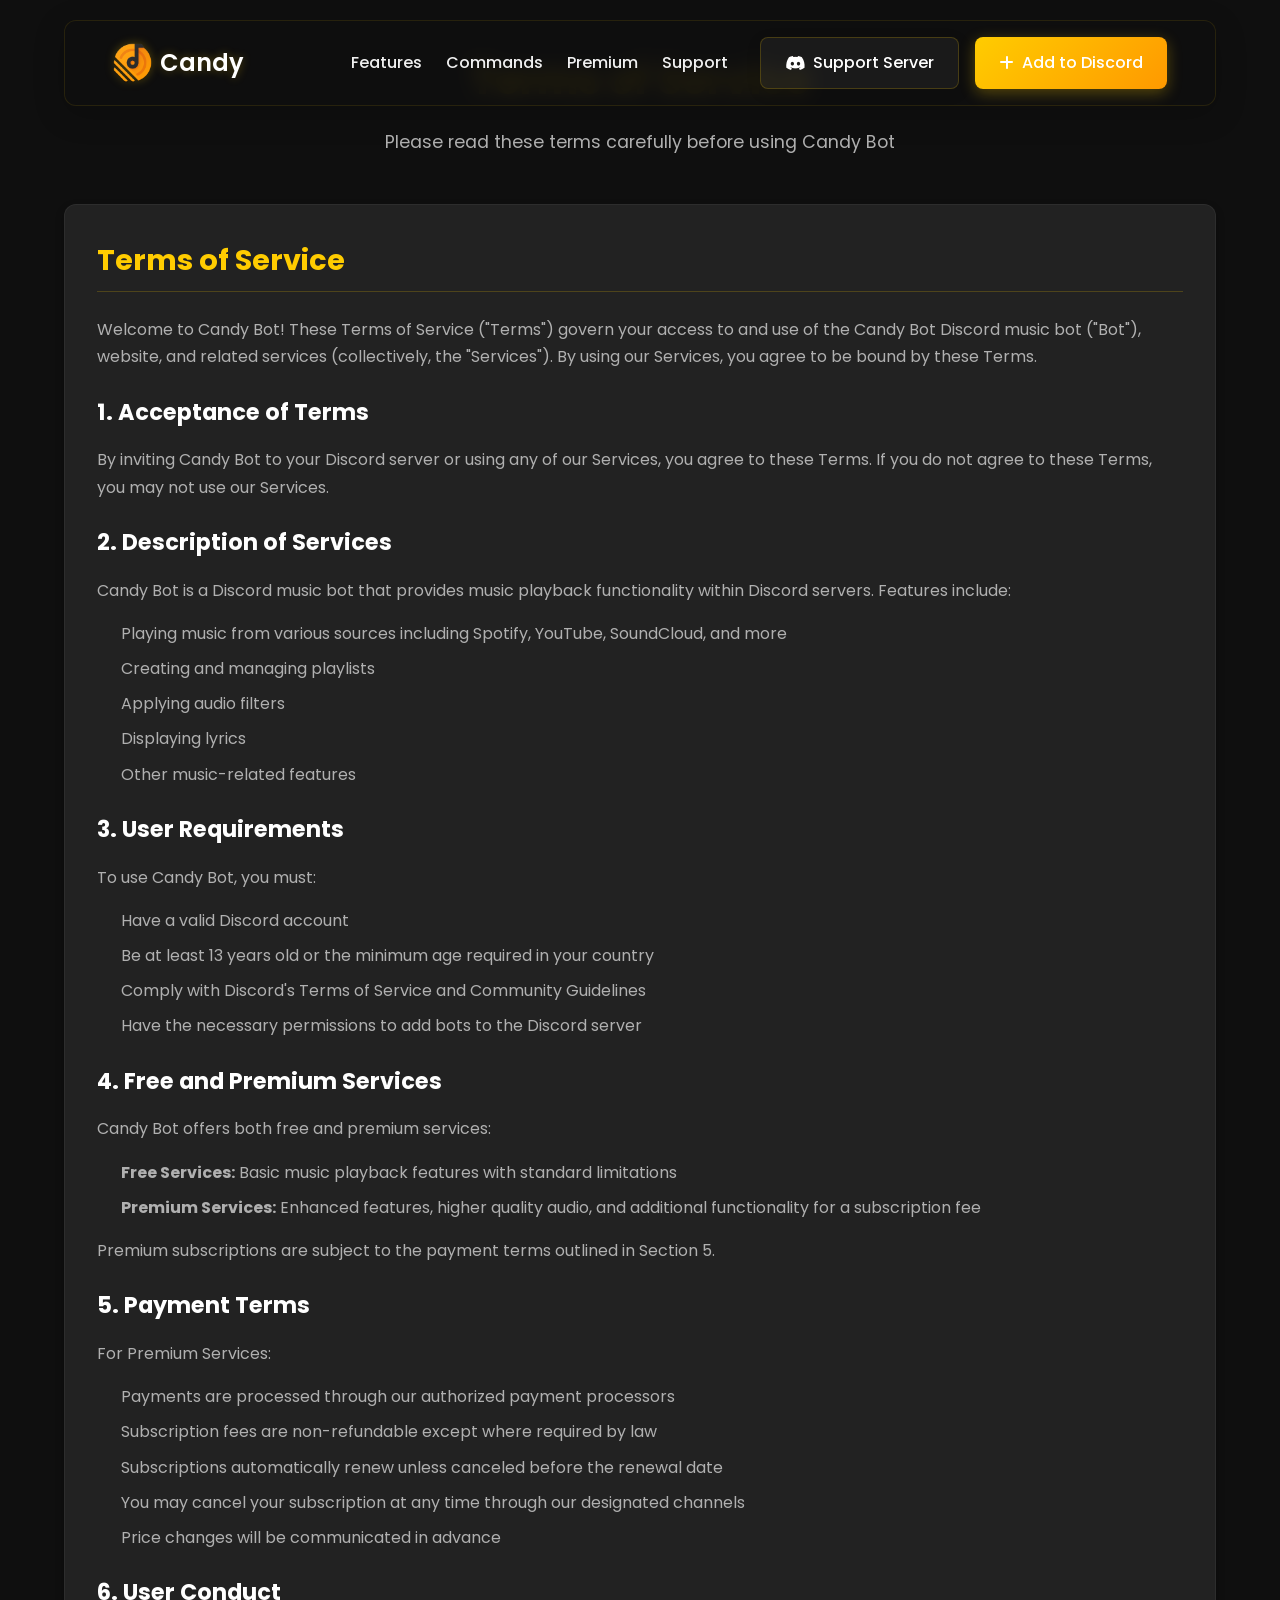
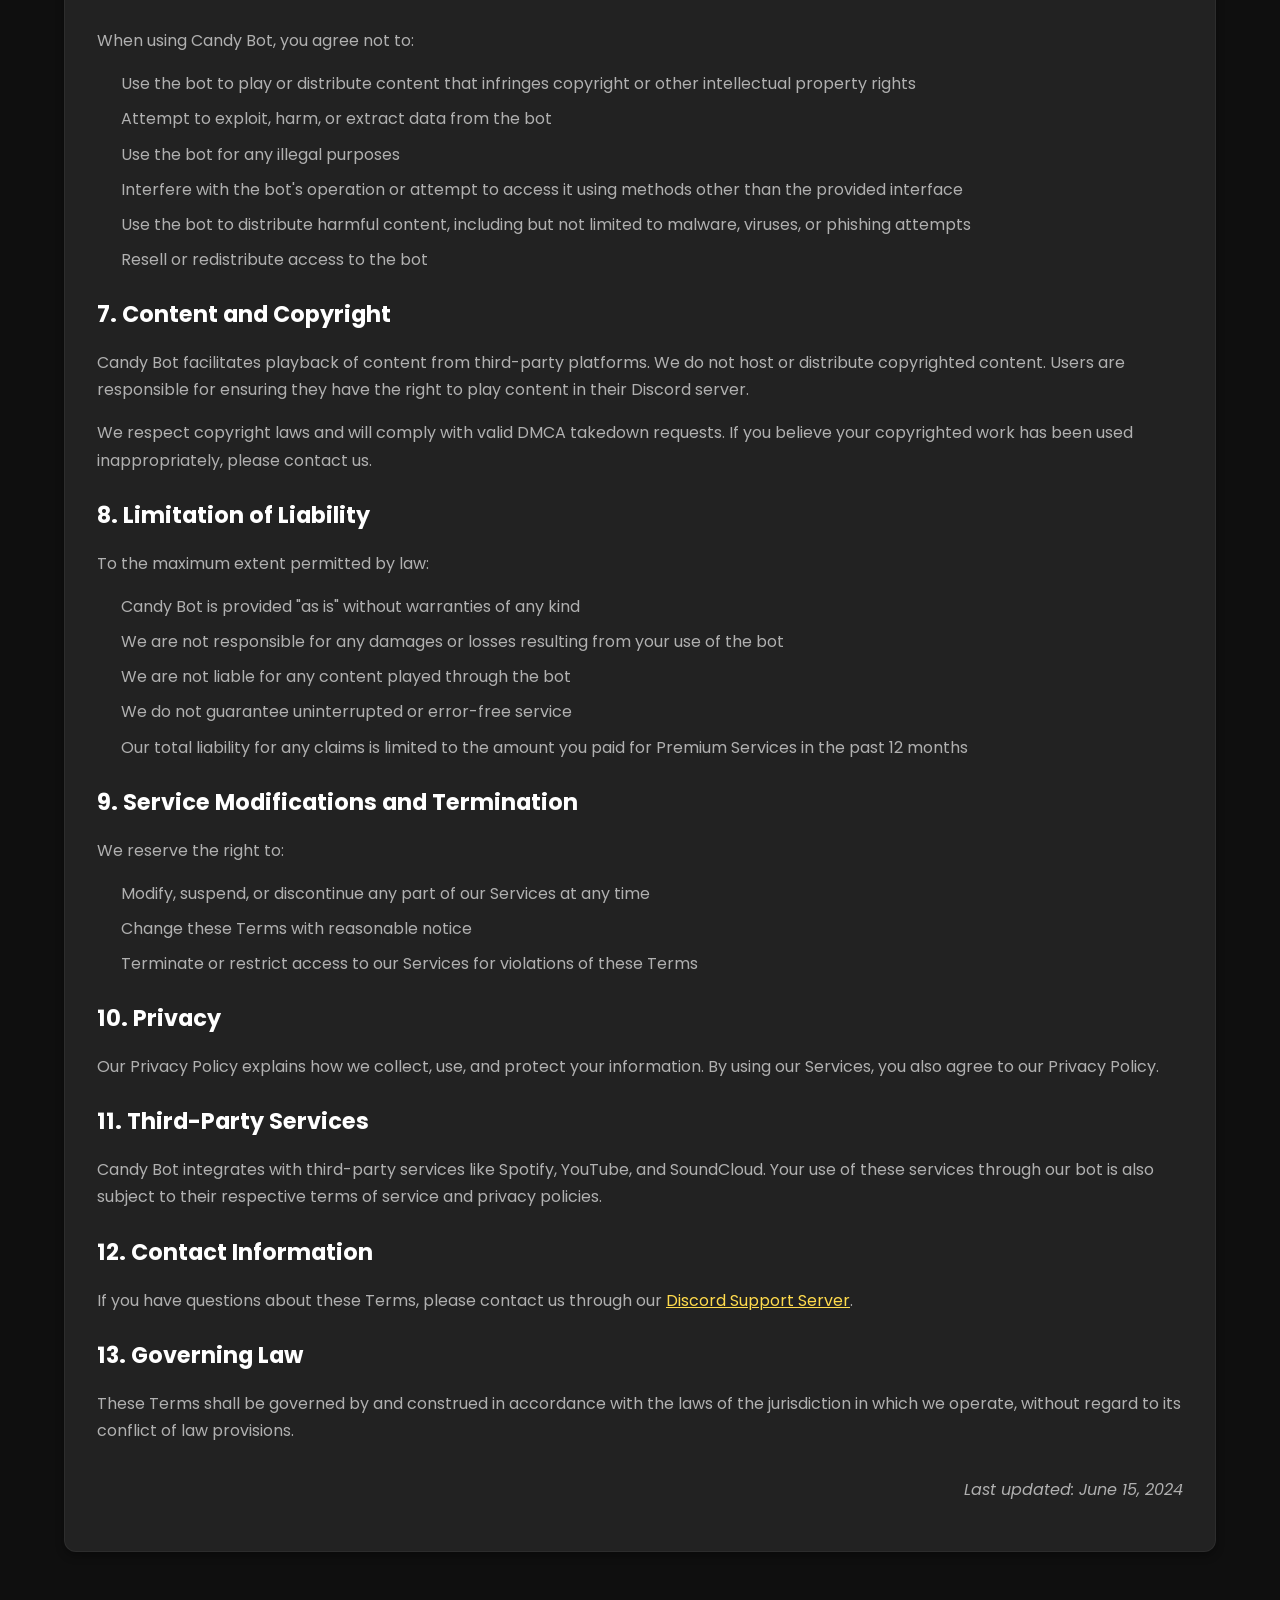
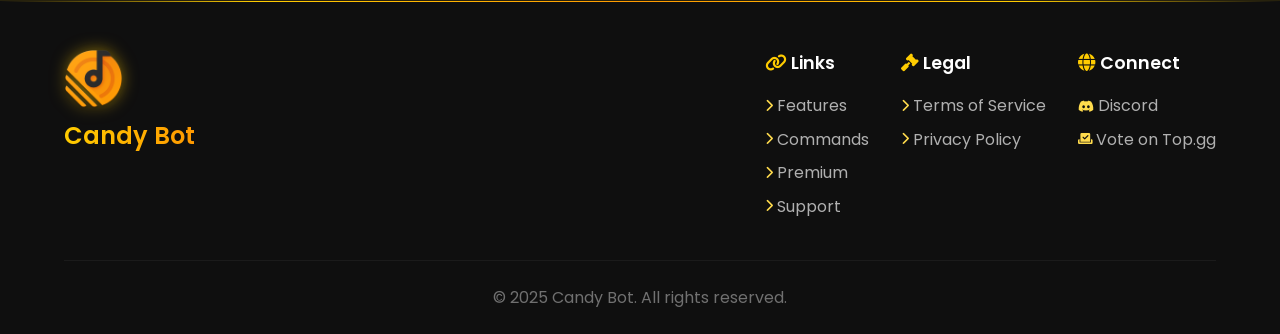
<file: terms.html>
<!DOCTYPE html>
<!--
 * Discord Bot Website By Anomus.LY
 * Repo URL: https://github.com/AnomusLY/CandyWeb
 * © 2025 Anomus.LY
 -->
<html lang="en">
<head>
  <meta charset="UTF-8">
  <meta name="viewport" content="width=device-width, initial-scale=1.0">
  <title>Terms of Service - Candy Bot</title>

  <!-- Meta tags for SEO and social sharing -->
  <meta name="description" content="Terms of Service for Candy Bot - A premium music experience for your Discord server.">
  <meta property="og:title" content="Candy Bot - Terms of Service">
  <meta property="og:description" content="Terms of Service for Candy Bot Discord music bot.">
  <meta property="og:type" content="website">
  <meta property="og:url" content="https://candymusic.vercel.app/terms.html">
  <meta property="og:image" content="./assets/images/candy.png">

  <!-- Favicon -->
  <link rel="shortcut icon" href="./assets/images/candy.png" type="image/x-icon">

  <!-- CSS Files -->
  <link rel="stylesheet" href="./assets/css/style.css">
  <link rel="stylesheet" href="./assets/css/preloader.css">
  <link rel="stylesheet" href="./assets/css/theme.css">

  <!-- Google Fonts -->
  <link rel="preconnect" href="https://fonts.googleapis.com">
  <link rel="preconnect" href="https://fonts.gstatic.com" crossorigin>
  <link href="https://fonts.googleapis.com/css2?family=Poppins:wght@300;400;500;600;700&display=swap" rel="stylesheet">

  <!-- Font Awesome -->
  <link rel="stylesheet" href="https://cdnjs.cloudflare.com/ajax/libs/font-awesome/6.4.0/css/all.min.css">

  <style>
    .legal-content {
      padding: var(--spacing-xxl) 0;
      min-height: 70vh;
    }

    .legal-container {
      background: var(--bg-card);
      border-radius: var(--radius-lg);
      padding: var(--spacing-xl);
      box-shadow: var(--shadow-md);
      border: 1px solid rgba(255, 255, 255, 0.05);
      margin-top: var(--spacing-xl);
    }

    .legal-container h2 {
      color: var(--primary);
      margin-bottom: var(--spacing-lg);
      font-size: 1.8rem;
      border-bottom: 1px solid rgba(255, 204, 0, 0.2);
      padding-bottom: var(--spacing-sm);
    }

    .legal-container h3 {
      color: var(--text-white);
      margin: var(--spacing-lg) 0 var(--spacing-md);
      font-size: 1.4rem;
    }

    .legal-container p, .legal-container ul, .legal-container ol {
      margin-bottom: var(--spacing-md);
      color: var(--text-gray);
      line-height: 1.7;
    }

    .legal-container ul, .legal-container ol {
      padding-left: var(--spacing-lg);
    }

    .legal-container li {
      margin-bottom: var(--spacing-sm);
    }

    .legal-container a {
      color: var(--primary-light);
      text-decoration: underline;
      transition: color var(--transition-normal);
    }

    .legal-container a:hover {
      color: var(--primary);
    }

    .legal-date {
      font-style: italic;
      color: var(--text-dark);
      margin-top: var(--spacing-xl);
      text-align: right;
    }
  </style>
</head>
<body>
  <!-- Preloader -->
  <div class="preloader">
    <div class="loader">
      <div class="loader-circle"></div>
      <div class="loader-circle"></div>
      <img src="./assets/images/candy.png" alt="Candy Bot Logo" class="loader-logo">
    </div>
  </div>

  <!-- Header Section -->
  <header class="header">
    <div class="container">
      <div class="header-content">
        <a href="index.html" class="logo">
          <img src="./assets/images/candy.png" alt="Candy Bot Logo">
          <h1>Candy</h1>
        </a>

        <!-- Mobile menu toggle button -->
        <div class="mobile-menu-toggle">
          <i class="fas fa-bars"></i>
        </div>

        <div class="nav-container">
          <nav class="nav">
            <ul class="nav-list">
              <li><a href="index.html#features" class="nav-link">Features</a></li>
              <li><a href="index.html#commands" class="nav-link">Commands</a></li>
              <li><a href="index.html#premium" class="nav-link">Premium</a></li>
              <li><a href="index.html#support" class="nav-link">Support</a></li>
            </ul>
          </nav>
          <div class="header-buttons">
            <a href="https://discord.gg/TW7wySsrue" class="btn btn-secondary" target="_blank">
              <i class="fab fa-discord"></i> <span>Support Server</span>
            </a>
            <a href="https://discord.com/oauth2/authorize?client_id=1346128525282775144&permissions=8&response_type=code&redirect_uri=https%3A%2F%2Fdiscord.gg%2FTW7wySsrue&integration_type=0&scope=bot%20applications.commands" class="btn btn-primary" target="_blank">
              <i class="fas fa-plus"></i> <span>Add to Discord</span>
            </a>
          </div>
        </div>
      </div>
    </div>
  </header>

  <!-- Legal Content Section -->
  <section class="legal-content">
    <div class="container">
      <div class="section-header">
        <h2 class="section-title">Terms of Service</h2>
        <p class="section-description">Please read these terms carefully before using Candy Bot</p>
      </div>

      <div class="legal-container">
        <h2>Terms of Service</h2>

        <p>Welcome to Candy Bot! These Terms of Service ("Terms") govern your access to and use of the Candy Bot Discord music bot ("Bot"), website, and related services (collectively, the "Services"). By using our Services, you agree to be bound by these Terms.</p>

        <h3>1. Acceptance of Terms</h3>
        <p>By inviting Candy Bot to your Discord server or using any of our Services, you agree to these Terms. If you do not agree to these Terms, you may not use our Services.</p>

        <h3>2. Description of Services</h3>
        <p>Candy Bot is a Discord music bot that provides music playback functionality within Discord servers. Features include:</p>
        <ul>
          <li>Playing music from various sources including Spotify, YouTube, SoundCloud, and more</li>
          <li>Creating and managing playlists</li>
          <li>Applying audio filters</li>
          <li>Displaying lyrics</li>
          <li>Other music-related features</li>
        </ul>

        <h3>3. User Requirements</h3>
        <p>To use Candy Bot, you must:</p>
        <ul>
          <li>Have a valid Discord account</li>
          <li>Be at least 13 years old or the minimum age required in your country</li>
          <li>Comply with Discord's Terms of Service and Community Guidelines</li>
          <li>Have the necessary permissions to add bots to the Discord server</li>
        </ul>

        <h3>4. Free and Premium Services</h3>
        <p>Candy Bot offers both free and premium services:</p>
        <ul>
          <li><strong>Free Services:</strong> Basic music playback features with standard limitations</li>
          <li><strong>Premium Services:</strong> Enhanced features, higher quality audio, and additional functionality for a subscription fee</li>
        </ul>
        <p>Premium subscriptions are subject to the payment terms outlined in Section 5.</p>

        <h3>5. Payment Terms</h3>
        <p>For Premium Services:</p>
        <ul>
          <li>Payments are processed through our authorized payment processors</li>
          <li>Subscription fees are non-refundable except where required by law</li>
          <li>Subscriptions automatically renew unless canceled before the renewal date</li>
          <li>You may cancel your subscription at any time through our designated channels</li>
          <li>Price changes will be communicated in advance</li>
        </ul>

        <h3>6. User Conduct</h3>
        <p>When using Candy Bot, you agree not to:</p>
        <ul>
          <li>Use the bot to play or distribute content that infringes copyright or other intellectual property rights</li>
          <li>Attempt to exploit, harm, or extract data from the bot</li>
          <li>Use the bot for any illegal purposes</li>
          <li>Interfere with the bot's operation or attempt to access it using methods other than the provided interface</li>
          <li>Use the bot to distribute harmful content, including but not limited to malware, viruses, or phishing attempts</li>
          <li>Resell or redistribute access to the bot</li>
        </ul>

        <h3>7. Content and Copyright</h3>
        <p>Candy Bot facilitates playback of content from third-party platforms. We do not host or distribute copyrighted content. Users are responsible for ensuring they have the right to play content in their Discord server.</p>
        <p>We respect copyright laws and will comply with valid DMCA takedown requests. If you believe your copyrighted work has been used inappropriately, please contact us.</p>

        <h3>8. Limitation of Liability</h3>
        <p>To the maximum extent permitted by law:</p>
        <ul>
          <li>Candy Bot is provided "as is" without warranties of any kind</li>
          <li>We are not responsible for any damages or losses resulting from your use of the bot</li>
          <li>We are not liable for any content played through the bot</li>
          <li>We do not guarantee uninterrupted or error-free service</li>
          <li>Our total liability for any claims is limited to the amount you paid for Premium Services in the past 12 months</li>
        </ul>

        <h3>9. Service Modifications and Termination</h3>
        <p>We reserve the right to:</p>
        <ul>
          <li>Modify, suspend, or discontinue any part of our Services at any time</li>
          <li>Change these Terms with reasonable notice</li>
          <li>Terminate or restrict access to our Services for violations of these Terms</li>
        </ul>

        <h3>10. Privacy</h3>
        <p>Our Privacy Policy explains how we collect, use, and protect your information. By using our Services, you also agree to our Privacy Policy.</p>

        <h3>11. Third-Party Services</h3>
        <p>Candy Bot integrates with third-party services like Spotify, YouTube, and SoundCloud. Your use of these services through our bot is also subject to their respective terms of service and privacy policies.</p>

        <h3>12. Contact Information</h3>
        <p>If you have questions about these Terms, please contact us through our <a href="https://discord.gg/TW7wySsrue" target="_blank">Discord Support Server</a>.</p>

        <h3>13. Governing Law</h3>
        <p>These Terms shall be governed by and construed in accordance with the laws of the jurisdiction in which we operate, without regard to its conflict of law provisions.</p>

        <div class="legal-date">
          <p>Last updated: June 15, 2024</p>
        </div>
      </div>
    </div>
  </section>

  <!-- Footer -->
  <footer class="footer">
    <div class="container">
      <div class="footer-content">
        <a href="index.html" class="footer-logo">
          <img src="./assets/images/candy.png" alt="Candy Bot Logo">
          <h2>Candy Bot</h2>
        </a>
        <div class="footer-links">
          <div class="footer-column">
            <h3><i class="fas fa-link"></i> Links</h3>
            <ul>
              <li><a href="index.html#features"><i class="fas fa-chevron-right"></i> Features</a></li>
              <li><a href="index.html#commands"><i class="fas fa-chevron-right"></i> Commands</a></li>
              <li><a href="index.html#premium"><i class="fas fa-chevron-right"></i> Premium</a></li>
              <li><a href="index.html#support"><i class="fas fa-chevron-right"></i> Support</a></li>
            </ul>
          </div>
          <div class="footer-column">
            <h3><i class="fas fa-gavel"></i> Legal</h3>
            <ul>
              <li><a href="terms.html"><i class="fas fa-chevron-right"></i> Terms of Service</a></li>
              <li><a href="privacy.html"><i class="fas fa-chevron-right"></i> Privacy Policy</a></li>
            </ul>
          </div>
          <div class="footer-column">
            <h3><i class="fas fa-globe"></i> Connect</h3>
            <ul>
              <li><a href="https://discord.gg/TW7wySsrue" target="_blank"><i class="fab fa-discord"></i> Discord</a></li>
              <li><a href="https://top.gg/bot/1346128525282775144/vote" target="_blank"><i class="fas fa-vote-yea"></i> Vote on Top.gg</a></li>
            </ul>
          </div>
        </div>
      </div>
      <div class="footer-bottom">
        <p>&copy; 2025 Candy Bot. All rights reserved.</p>
      </div>
    </div>
  </footer>

  <!-- JavaScript Files -->
  <script src="./assets/js/preloader.js"></script>
  <script src="./assets/js/script.js"></script>
</body>
</html>
</file>
<file: assets/css/style.css>
/**
 * @format
 *
 * Discord Bot Website By Anomus.LY
 * Repo URL: https://github.com/AnomusLY/CandyWeb
 * © 2025 Anomus.LY
 */

/* ===== RESET & BASE STYLES ===== */
*, *::before, *::after {
  margin: 0;
  padding: 0;
  box-sizing: border-box;
}

:root {
  /* Colors - Yellow/Orange theme to match Candy Bot logo */
  --primary: #ffcc00;
  --primary-dark: #e6b800;
  --primary-light: #ffdb4d;
  --accent: #ff9900;
  --accent-dark: #e68a00;
  --accent-light: #ffad33;

  /* Background Colors */
  --bg-dark: #1a1a1a;
  --bg-darker: #0f0f0f;
  --bg-card: #222222;
  --bg-element: #2d2d2d;

  /* Text Colors */
  --text-white: #ffffff;
  --text-light: #f0f0f0;
  --text-gray: #b0b0b0;
  --text-dark: #707070;

  /* Shadows */
  --shadow-sm: 0 2px 4px rgba(0, 0, 0, 0.3);
  --shadow-md: 0 4px 8px rgba(0, 0, 0, 0.3);
  --shadow-lg: 0 8px 16px rgba(0, 0, 0, 0.3);

  /* Gradients */
  --gradient-primary: linear-gradient(135deg, var(--primary) 0%, var(--primary-dark) 100%);
  --gradient-accent: linear-gradient(135deg, var(--accent) 0%, var(--accent-dark) 100%);
  --gradient-dark: linear-gradient(135deg, #1e1e36 0%, #16162c 100%);

  /* Typography */
  --font-primary: 'Poppins', sans-serif;

  /* Spacing */
  --spacing-xs: 0.25rem;
  --spacing-sm: 0.5rem;
  --spacing-md: 1rem;
  --spacing-lg: 1.5rem;
  --spacing-xl: 2rem;
  --spacing-xxl: 3rem;

  /* Border Radius */
  --radius-sm: 4px;
  --radius-md: 8px;
  --radius-lg: 12px;
  --radius-xl: 16px;
  --radius-round: 50%;

  /* Transitions */
  --transition-fast: 0.2s ease;
  --transition-normal: 0.3s ease;
  --transition-slow: 0.5s ease;
}

html {
  font-size: 16px;
  scroll-behavior: smooth;
}

body {
  font-family: var(--font-primary);
  background-color: var(--bg-darker);
  color: var(--text-light);
  line-height: 1.6;
  overflow-x: hidden;
}

/* When mobile menu is open */
body.menu-open {
  overflow: hidden;
  position: relative;
}

body.menu-open::after {
  content: '';
  position: fixed;
  top: 0;
  left: 0;
  width: 100%;
  height: 100%;
  background: rgba(0, 0, 0, 0.7);
  z-index: 999;
  animation: fadeIn 0.3s ease forwards;
}

@keyframes fadeIn {
  from { opacity: 0; }
  to { opacity: 1; }
}

a {
  text-decoration: none;
  color: var(--primary-light);
  transition: color var(--transition-normal);
}

a:hover {
  color: var(--primary);
}

img {
  max-width: 100%;
  height: auto;
}

ul {
  list-style: none;
}

.container {
  width: 100%;
  max-width: 1200px;
  margin: 0 auto;
  padding: 0 var(--spacing-lg);
}

section {
  padding: var(--spacing-xxl) 0;
  position: relative;
}

/* ===== BUTTONS ===== */
.btn {
  display: inline-flex;
  align-items: center;
  justify-content: center;
  padding: 0.75rem 1.5rem;
  border-radius: var(--radius-md);
  font-weight: 500;
  text-align: center;
  cursor: pointer;
  transition: all var(--transition-normal);
  border: none;
  outline: none;
  position: relative;
  overflow: hidden;
  z-index: 1;
  gap: 0.5rem;
}

.btn::before {
  content: '';
  position: absolute;
  top: 0;
  left: 0;
  width: 100%;
  height: 100%;
  background: rgba(255, 255, 255, 0.1);
  transform: translateX(-100%) rotate(45deg);
  transition: transform 0.6s ease;
  z-index: -1;
}

.btn:hover::before {
  transform: translateX(100%) rotate(45deg);
}

.btn-primary {
  background: linear-gradient(135deg, var(--primary) 0%, var(--accent) 100%);
  color: var(--text-white);
  box-shadow: 0 4px 15px rgba(255, 204, 0, 0.3);
}

.btn-primary:hover {
  transform: translateY(-3px);
  box-shadow: 0 8px 25px rgba(255, 204, 0, 0.4);
  color: var(--text-white);
}

.btn-primary:active {
  transform: translateY(-1px);
  box-shadow: 0 4px 10px rgba(255, 204, 0, 0.3);
}

.btn-secondary {
  background: rgba(255, 255, 255, 0.05);
  color: var(--text-white);
  border: 1px solid rgba(255, 204, 0, 0.2);
  box-shadow: 0 4px 15px rgba(0, 0, 0, 0.1);
}

.btn-secondary:hover {
  background: rgba(255, 255, 255, 0.1);
  transform: translateY(-3px);
  color: var(--text-white);
  border-color: rgba(255, 204, 0, 0.3);
  box-shadow: 0 8px 25px rgba(0, 0, 0, 0.15);
}

.btn-secondary:active {
  transform: translateY(-1px);
  box-shadow: 0 4px 10px rgba(0, 0, 0, 0.1);
}

/* ===== HEADER ===== */
.header {
  position: fixed;
  top: 20px;
  left: 50%;
  transform: translateX(-50%);
  width: 90%;
  max-width: 1200px;
  z-index: 1000;
  background: rgba(15, 15, 15, 0.9);
  backdrop-filter: blur(10px);
  -webkit-backdrop-filter: blur(10px);
  border: 1px solid rgba(255, 204, 0, 0.1);
  border-radius: var(--radius-lg);
  padding: var(--spacing-md) var(--spacing-lg);
  transition: all var(--transition-normal);
  box-shadow: 0 8px 32px rgba(0, 0, 0, 0.2);
}

.header.scrolled {
  padding: var(--spacing-sm) var(--spacing-lg);
  background: rgba(15, 15, 15, 0.98);
  box-shadow: 0 8px 32px rgba(0, 0, 0, 0.4);
}

.header-content {
  display: flex;
  align-items: center;
  justify-content: space-between;
  position: relative;
}

.logo {
  display: flex;
  align-items: center;
  gap: var(--spacing-sm);
  z-index: 1001;
}

.logo img {
  height: 40px;
  width: auto;
  filter: drop-shadow(0 0 5px rgba(255, 204, 0, 0.3));
}

.logo h1 {
  font-size: 1.5rem;
  font-weight: 600;
  color: var(--text-white);
  text-shadow: 0 0 10px rgba(255, 204, 0, 0.3);
}

/* Mobile menu toggle */
.mobile-menu-toggle {
  display: none;
  font-size: 1.5rem;
  color: var(--text-white);
  cursor: pointer;
  z-index: 1001;
  transition: all var(--transition-normal);
}

.mobile-menu-toggle:hover {
  color: var(--primary);
}

.nav-container {
  display: flex;
  align-items: center;
  gap: var(--spacing-xl);
}

.nav-list {
  display: flex;
  gap: var(--spacing-lg);
}

.nav-link {
  color: var(--text-light);
  font-weight: 500;
  position: relative;
  padding: var(--spacing-xs) 0;
}

.nav-link::after {
  content: '';
  position: absolute;
  bottom: -2px;
  left: 0;
  width: 0;
  height: 2px;
  background: linear-gradient(90deg, var(--primary) 0%, var(--accent) 100%);
  transition: width var(--transition-normal);
  border-radius: 2px;
}

.nav-link:hover {
  color: var(--text-white);
}

.nav-link:hover::after {
  width: 100%;
}

.header-buttons {
  display: flex;
  gap: var(--spacing-md);
}

/* Responsive styles for header */
@media (max-width: 992px) {
  .mobile-menu-toggle {
    display: block;
  }

  .nav-container {
    position: fixed;
    top: 80px;
    right: -100%;
    width: 80%;
    max-width: 400px;
    height: calc(100vh - 100px);
    background: var(--bg-dark);
    flex-direction: column;
    justify-content: flex-start;
    align-items: center;
    transition: right 0.3s ease;
    z-index: 1000;
    padding: 30px 20px 20px;
    box-shadow: -5px 0 20px rgba(0, 0, 0, 0.3);
    overflow-y: auto;
    border-radius: var(--radius-lg);
    border: 1px solid rgba(255, 204, 0, 0.1);
  }

  .nav-container.active {
    right: 5%;
  }

  .nav {
    width: 100%;
  }

  .nav-list {
    flex-direction: column;
    gap: var(--spacing-md);
    width: 100%;
    text-align: center;
  }

  .nav-link {
    display: block;
    padding: var(--spacing-md);
    font-size: 1.2rem;
  }

  .header-buttons {
    flex-direction: column;
    width: 100%;
    margin-top: var(--spacing-xl);
  }

  .header-buttons .btn {
    width: 100%;
    margin-bottom: var(--spacing-md);
  }
}

@media (max-width: 576px) {
  .logo h1 {
    font-size: 1.2rem;
  }

  .logo img {
    height: 32px;
  }
}

/* ===== HERO SECTION ===== */
.hero {
  min-height: 100vh;
  display: flex;
  align-items: center;
  padding-top: 120px;
  position: relative;
  overflow: hidden;
}

.hero .container {
  display: flex;
  align-items: center;
  justify-content: space-between;
  gap: var(--spacing-xl);
}

.hero-content {
  max-width: 600px;
  position: relative;
  z-index: 2;
}

.hero-badge {
  display: inline-block;
  background: linear-gradient(135deg, var(--primary) 0%, var(--accent) 100%);
  color: var(--text-white);
  padding: 0.5rem 1rem;
  border-radius: 50px;
  font-size: 0.9rem;
  font-weight: 600;
  margin-bottom: var(--spacing-md);
  box-shadow: 0 4px 15px rgba(255, 204, 0, 0.3);
}

.hero-title {
  font-size: 3rem;
  font-weight: 700;
  margin-bottom: var(--spacing-lg);
  background: linear-gradient(135deg, var(--primary) 0%, var(--accent) 100%);
  -webkit-background-clip: text;
  background-clip: text;
  color: transparent;
  line-height: 1.2;
}

.hero-description {
  font-size: 1.2rem;
  color: var(--text-gray);
  margin-bottom: var(--spacing-lg);
  line-height: 1.6;
}

.hero-features {
  display: flex;
  flex-wrap: wrap;
  gap: var(--spacing-md);
  margin-bottom: var(--spacing-xl);
}

.hero-feature {
  display: flex;
  align-items: center;
  gap: 0.5rem;
  background: rgba(255, 255, 255, 0.05);
  padding: 0.5rem 1rem;
  border-radius: 50px;
  font-size: 0.9rem;
  color: var(--text-light);
  border: 1px solid rgba(255, 204, 0, 0.1);
  transition: all var(--transition-normal);
}

.hero-feature:hover {
  background: rgba(255, 204, 0, 0.1);
  transform: translateY(-3px);
}

.hero-feature i {
  color: var(--primary);
}

.hero-buttons {
  display: flex;
  gap: var(--spacing-md);
}

.hero-image {
  position: relative;
  z-index: 2;
  display: flex;
  justify-content: center;
  align-items: center;
  max-width: 300px;
}

.hero-image img {
  max-width: 100%;
  filter: drop-shadow(0 0 20px rgba(255, 204, 0, 0.5));
}

.floating {
  animation: floating 6s ease-in-out infinite;
}

@keyframes floating {
  0% {
    transform: translateY(0px);
  }
  50% {
    transform: translateY(-20px);
  }
  100% {
    transform: translateY(0px);
  }
}

@media (max-width: 992px) {
  .hero .container {
    flex-direction: column;
    text-align: center;
  }

  .hero-content {
    order: 2;
  }

  .hero-image {
    order: 1;
    margin-bottom: var(--spacing-xl);
  }

  .hero-features {
    justify-content: center;
  }
}

/* ===== FEATURES SECTION ===== */
.section-header {
  text-align: center;
  margin-bottom: var(--spacing-xxl);
}

.section-title {
  font-size: 2.5rem;
  font-weight: 700;
  margin-bottom: var(--spacing-md);
  background: var(--gradient-primary);
  -webkit-background-clip: text;
  background-clip: text;
  color: transparent;
  display: inline-block;
}

.section-description {
  font-size: 1.1rem;
  color: var(--text-gray);
  max-width: 700px;
  margin: 0 auto;
}

.features-grid {
  display: grid;
  grid-template-columns: repeat(auto-fit, minmax(300px, 1fr));
  gap: var(--spacing-xl);
}

.feature-card {
  background: var(--bg-card);
  border-radius: var(--radius-lg);
  padding: var(--spacing-xl);
  box-shadow: var(--shadow-md);
  transition: transform var(--transition-normal), box-shadow var(--transition-normal);
  border: 1px solid rgba(255, 255, 255, 0.05);
  position: relative;
  overflow: hidden;
}

.feature-card::before {
  content: '';
  position: absolute;
  top: 0;
  left: 0;
  width: 100%;
  height: 3px;
  background: var(--gradient-primary);
}

.feature-card:hover {
  transform: translateY(-10px);
  box-shadow: var(--shadow-lg);
}

.feature-icon {
  width: 70px;
  height: 70px;
  border-radius: var(--radius-md);
  background: linear-gradient(135deg, rgba(255, 204, 0, 0.1) 0%, rgba(255, 153, 0, 0.1) 100%);
  display: flex;
  align-items: center;
  justify-content: center;
  margin-bottom: var(--spacing-lg);
  font-size: 2rem;
  color: var(--primary);
  transition: all var(--transition-normal);
  border: 1px solid rgba(255, 204, 0, 0.1);
}

.feature-card:hover .feature-icon {
  transform: scale(1.1);
  background: linear-gradient(135deg, rgba(255, 204, 0, 0.2) 0%, rgba(255, 153, 0, 0.2) 100%);
  color: var(--text-white);
  box-shadow: 0 0 15px rgba(255, 204, 0, 0.5);
}

.feature-title {
  font-size: 1.3rem;
  font-weight: 600;
  margin-bottom: var(--spacing-md);
  color: var(--text-white);
}

.feature-description {
  color: var(--text-gray);
}

/* ===== COMMANDS SECTION ===== */
.commands {
  background: var(--bg-dark);
  position: relative;
}

.command-categories {
  display: flex;
  justify-content: center;
  gap: var(--spacing-md);
  margin-bottom: var(--spacing-xl);
  flex-wrap: wrap;
  position: relative;
  padding-bottom: var(--spacing-md);
}

.category-progress-container {
  position: absolute;
  bottom: 0;
  left: 0;
  width: 100%;
  height: 4px;
  background: rgba(255, 255, 255, 0.1);
  border-radius: 4px;
  overflow: hidden;
  box-shadow: 0 1px 3px rgba(0, 0, 0, 0.2);
  margin-top: var(--spacing-md);
}

.category-progress {
  height: 100%;
  width: 0;
  background: linear-gradient(90deg, var(--primary) 0%, var(--accent) 100%);
  border-radius: 4px;
  transition: width 0.1s linear;
  box-shadow: 0 0 10px rgba(255, 204, 0, 0.5);
}

.category {
  padding: var(--spacing-sm) var(--spacing-lg);
  background: var(--bg-element);
  border-radius: var(--radius-md);
  cursor: pointer;
  transition: all var(--transition-normal);
  border: 1px solid rgba(255, 204, 0, 0.1);
  color: var(--text-gray);
  font-weight: 500;
  font-size: 1.1rem;
  display: flex;
  align-items: center;
  gap: var(--spacing-sm);
}

.category i {
  color: var(--primary);
  font-size: 1rem;
  transition: all var(--transition-normal);
}

.category:hover {
  background: rgba(255, 204, 0, 0.05);
  color: var(--text-light);
  transform: translateY(-2px);
  border-color: rgba(255, 204, 0, 0.3);
}

.category:hover i {
  color: var(--accent);
  transform: scale(1.1);
}

.category.active {
  background: linear-gradient(135deg, var(--primary) 0%, var(--accent) 100%);
  color: var(--text-white);
  box-shadow: 0 4px 10px rgba(255, 204, 0, 0.2);
  transform: translateY(-3px);
  position: relative;
}

.category.active::before {
  content: '';
  position: absolute;
  top: -8px;
  left: 50%;
  transform: translateX(-50%);
  width: 6px;
  height: 6px;
  background: var(--primary);
  border-radius: 50%;
  box-shadow: 0 0 10px rgba(255, 204, 0, 0.8);
  animation: pulse 1.5s infinite;
}

@keyframes pulse {
  0% {
    transform: translateX(-50%) scale(0.8);
    opacity: 0.7;
  }
  50% {
    transform: translateX(-50%) scale(1.2);
    opacity: 1;
  }
  100% {
    transform: translateX(-50%) scale(0.8);
    opacity: 0.7;
  }
}

.category.active i {
  color: var(--text-white);
  text-shadow: 0 0 10px rgba(255, 255, 255, 0.5);
}

@media (max-width: 576px) {
  .category {
    width: calc(50% - var(--spacing-md));
    justify-content: center;
    text-align: center;
    padding: var(--spacing-md);
  }
}

.command-list {
  background: var(--bg-card);
  border-radius: var(--radius-lg);
  padding: var(--spacing-xl);
  box-shadow: var(--shadow-md);
  border: 1px solid rgba(255, 255, 255, 0.05);
  min-height: 500px;
  overflow: auto;
}

@media (max-width: 768px) {
  .command-list {
    padding: var(--spacing-lg);
    min-height: 400px;
  }
}

.command-group {
  display: none;
}

.command-group.active {
  display: block;
}

.command-category-title {
  font-size: 1.5rem;
  font-weight: 600;
  color: var(--primary);
  margin-bottom: var(--spacing-lg);
  text-align: center;
  border-bottom: 1px solid rgba(255, 204, 0, 0.2);
  padding-bottom: var(--spacing-md);
}

.command-category-title i {
  color: var(--accent);
  margin-right: var(--spacing-sm);
  font-size: 1.3rem;
  text-shadow: 0 0 10px rgba(255, 153, 0, 0.3);
}

.command-category-list {
  display: grid;
  grid-template-columns: repeat(auto-fill, minmax(300px, 1fr));
  gap: var(--spacing-lg);
}

.command-item {
  display: flex;
  flex-direction: column;
  padding: var(--spacing-md);
  border: 1px solid rgba(255, 255, 255, 0.05);
  border-radius: var(--radius-md);
  background: var(--bg-element);
  transition: all var(--transition-normal);
  height: 100%;
  min-height: 100px;
  justify-content: center;
}

.command-item:hover {
  transform: translateY(-3px);
  border-color: rgba(255, 204, 0, 0.2);
  box-shadow: 0 5px 15px rgba(0, 0, 0, 0.2);
  background: rgba(255, 204, 0, 0.05);
}

.command-name {
  font-weight: 600;
  color: var(--primary-light);
  margin-bottom: var(--spacing-sm);
  font-size: 1.1rem;
}

.command-description {
  color: var(--text-gray);
}

@media (max-width: 768px) {
  .command-category-list {
    grid-template-columns: 1fr;
  }
}

/* ===== PREMIUM SECTION ===== */
.pricing-cards {
  display: flex;
  justify-content: center;
  gap: var(--spacing-xl);
  flex-wrap: wrap;
}

.pricing-card {
  background: var(--bg-card);
  border-radius: var(--radius-lg);
  padding: var(--spacing-xl);
  box-shadow: var(--shadow-md);
  border: 1px solid rgba(255, 255, 255, 0.05);
  width: 100%;
  max-width: 350px;
  transition: transform var(--transition-normal), box-shadow var(--transition-normal);
  position: relative;
  overflow: hidden;
}

.pricing-card:hover {
  transform: translateY(-10px);
  box-shadow: var(--shadow-lg);
}

.premium-card {
  background: linear-gradient(135deg, rgba(255, 204, 0, 0.1) 0%, rgba(255, 153, 0, 0.05) 100%);
  border: 1px solid rgba(255, 204, 0, 0.2);
  position: relative;
  z-index: 1;
}

.premium-card::before {
  content: '';
  position: absolute;
  top: 0;
  left: 0;
  width: 100%;
  height: 100%;
  background: radial-gradient(circle at top right, rgba(255, 204, 0, 0.1) 0%, transparent 70%);
  z-index: -1;
}

.premium-card::after {
  content: '';
  position: absolute;
  top: 0;
  left: 0;
  width: 100%;
  height: 3px;
  background: linear-gradient(90deg, var(--primary) 0%, var(--accent) 100%);
}

.pricing-badge {
  position: absolute;
  top: 15px;
  right: -30px;
  background: linear-gradient(90deg, var(--primary) 0%, var(--accent) 100%);
  color: var(--text-white);
  padding: 5px 30px;
  font-size: 0.8rem;
  font-weight: 600;
  transform: rotate(45deg);
  box-shadow: 0 2px 5px rgba(0, 0, 0, 0.3);
  z-index: 2;
}

.pricing-icon {
  width: 70px;
  height: 70px;
  border-radius: var(--radius-round);
  background: linear-gradient(135deg, rgba(255, 204, 0, 0.1) 0%, rgba(255, 153, 0, 0.1) 100%);
  display: flex;
  align-items: center;
  justify-content: center;
  margin: 0 auto var(--spacing-md);
  font-size: 2rem;
  color: var(--primary);
  transition: all var(--transition-normal);
  border: 1px solid rgba(255, 204, 0, 0.1);
}

.premium-card .pricing-icon {
  color: var(--accent);
  background: linear-gradient(135deg, rgba(255, 204, 0, 0.2) 0%, rgba(255, 153, 0, 0.2) 100%);
  box-shadow: 0 0 15px rgba(255, 153, 0, 0.3);
}

.pricing-card:hover .pricing-icon {
  transform: scale(1.1) rotate(5deg);
}

.pricing-header {
  text-align: center;
  margin-bottom: var(--spacing-xl);
}

.pricing-title {
  font-size: 1.5rem;
  font-weight: 600;
  margin-bottom: var(--spacing-sm);
  color: var(--text-white);
}

.pricing-price {
  font-size: 2.5rem;
  font-weight: 700;
  background: linear-gradient(90deg, var(--primary) 0%, var(--accent) 100%);
  -webkit-background-clip: text;
  background-clip: text;
  color: transparent;
  margin-bottom: var(--spacing-sm);
}

.pricing-description {
  color: var(--text-gray);
}

.pricing-features {
  margin-bottom: var(--spacing-xl);
}

.pricing-features li {
  padding: var(--spacing-sm) 0;
  color: var(--text-gray);
  display: flex;
  align-items: center;
}

.pricing-features li i {
  color: var(--primary);
  margin-right: var(--spacing-sm);
  font-size: 0.9rem;
}

.premium-card .pricing-features li i {
  color: var(--accent);
}

.pricing-card .btn {
  width: 100%;
  display: flex;
  align-items: center;
  justify-content: center;
  gap: var(--spacing-sm);
}

/* ===== ICON GRID SECTION ===== */
.icon-grid {
  background: var(--bg-dark);
  position: relative;
  overflow: hidden;
}

.icons-container {
  display: grid;
  grid-template-columns: repeat(auto-fill, minmax(60px, 1fr));
  gap: var(--spacing-md);
  margin-bottom: var(--spacing-xl);
}

.icon-item {
  width: 60px;
  height: 60px;
  border-radius: var(--radius-md);
  background: var(--bg-element);
  display: flex;
  align-items: center;
  justify-content: center;
  transition: all var(--transition-normal);
  cursor: pointer;
  border: 1px solid rgba(255, 255, 255, 0.05);
  position: relative;
  overflow: hidden;
}

.icon-item::before {
  content: '';
  position: absolute;
  top: -50%;
  left: -50%;
  width: 200%;
  height: 200%;
  background: radial-gradient(circle, rgba(255, 204, 0, 0.8) 0%, rgba(255, 153, 0, 0.8) 50%, transparent 70%);
  opacity: 0;
  transform: scale(0);
  transition: transform 0.5s ease, opacity 0.5s ease;
  z-index: 0;
}

.icon-item:hover {
  transform: translateY(-5px);
  border-color: rgba(255, 204, 0, 0.3);
  box-shadow: 0 5px 15px rgba(255, 204, 0, 0.2);
}

.icon-item:hover::before {
  opacity: 0.1;
  transform: scale(1);
}

.icon-item span {
  position: relative;
  z-index: 1;
  font-size: 1.5rem;
  color: var(--text-gray);
  transition: all var(--transition-normal);
}

.icon-item:hover span {
  transform: scale(1.2);
  color: var(--primary);
}

.icon-item .ripple {
  position: absolute;
  top: 50%;
  left: 50%;
  width: 0;
  height: 0;
  background: radial-gradient(circle, rgba(255, 204, 0, 0.8) 0%, rgba(255, 153, 0, 0.8) 50%, transparent 70%);
  border-radius: 50%;
  transform: translate(-50%, -50%);
  animation: ripple 1s ease-out forwards;
  z-index: 0;
}

@keyframes ripple {
  0% {
    width: 0;
    height: 0;
    opacity: 0.5;
  }
  100% {
    width: 150px;
    height: 150px;
    opacity: 0;
  }
}

.icon-grid-cta {
  text-align: center;
  margin-top: var(--spacing-xxl);
}

.btn-lg {
  padding: 1rem 2rem;
  font-size: 1.1rem;
  border-radius: var(--radius-lg);
  box-shadow: radial-gradient(circle, rgba(255, 204, 0, 0.8) 0%, rgba(255, 153, 0, 0.8) 50%, transparent 70%);
}

.btn-lg:hover {
  transform: translateY(-5px) scale(1.05);
  box-shadow: radial-gradient(circle, rgba(255, 204, 0, 0.849) 0%, rgba(255, 153, 0, 0.877) 50%, transparent 70%);
}

/* ===== SUPPORT SECTION ===== */
.support-options {
  display: flex;
  justify-content: center;
  gap: var(--spacing-xl);
  flex-wrap: wrap;
}

.support-card {
  background: var(--bg-card);
  border-radius: var(--radius-lg);
  padding: var(--spacing-xl);
  box-shadow: var(--shadow-md);
  border: 1px solid rgba(255, 255, 255, 0.05);
  width: 100%;
  max-width: 350px;
  text-align: center;
  transition: transform var(--transition-normal), box-shadow var(--transition-normal);
}

.support-card:hover {
  transform: translateY(-10px);
  box-shadow: var(--shadow-lg);
}

.support-icon {
  width: 80px;
  height: 80px;
  border-radius: var(--radius-round);
  background: linear-gradient(135deg, rgba(255, 204, 0, 0.1) 0%, rgba(255, 153, 0, 0.1) 100%);
  display: flex;
  align-items: center;
  justify-content: center;
  margin: 0 auto var(--spacing-lg);
  font-size: 2.5rem;
  color: var(--primary);
  transition: all var(--transition-normal);
  border: 1px solid rgba(255, 204, 0, 0.1);
}

.support-card:hover .support-icon {
  transform: scale(1.1);
  background: linear-gradient(135deg, rgba(255, 204, 0, 0.2) 0%, rgba(255, 153, 0, 0.2) 100%);
  color: var(--text-white);
  box-shadow: 0 0 20px rgba(255, 204, 0, 0.3);
}

.support-title {
  font-size: 1.3rem;
  font-weight: 600;
  margin-bottom: var(--spacing-md);
  color: var(--text-white);
}

.support-description {
  color: var(--text-gray);
  margin-bottom: var(--spacing-lg);
}

/* ===== FOOTER ===== */
.footer {
  background: var(--bg-darker);
  border-top: 1px solid rgba(255, 204, 0, 0.1);
  padding: var(--spacing-xxl) 0 var(--spacing-lg);
  position: relative;
  overflow: hidden;
}

.footer::before {
  content: '';
  position: absolute;
  top: 0;
  left: 0;
  width: 100%;
  height: 1px;
  background: linear-gradient(90deg,
    transparent 0%,
    var(--primary) 20%,
    var(--accent) 50%,
    var(--primary) 80%,
    transparent 100%
  );
  animation: shimmer 3s infinite linear;
}

@keyframes shimmer {
  0% {
    transform: translateX(-100%);
  }
  100% {
    transform: translateX(100%);
  }
}

.footer-content {
  display: flex;
  justify-content: space-between;
  flex-wrap: wrap;
  gap: var(--spacing-xl);
  margin-bottom: var(--spacing-xl);
}

.footer-logo {
  display: flex;
  flex-direction: column;
  align-items: flex-start;
  gap: var(--spacing-sm);
}

.footer-logo img {
  height: 60px;
  width: auto;
  filter: drop-shadow(0 0 8px rgba(255, 204, 0, 0.5));
}

.footer-logo h2 {
  font-size: 1.5rem;
  font-weight: 600;
  color: var(--text-white);
  background: linear-gradient(90deg, var(--primary) 0%, var(--accent) 100%);
  -webkit-background-clip: text;
  background-clip: text;
  color: transparent;
}

.footer-links {
  display: flex;
  gap: var(--spacing-xl);
  flex-wrap: wrap;
}

.footer-column h3 {
  font-size: 1.1rem;
  font-weight: 600;
  color: var(--text-white);
  margin-bottom: var(--spacing-md);
  display: flex;
  align-items: center;
  gap: var(--spacing-xs);
}

.footer-column h3 i {
  color: var(--primary);
}

.footer-column ul li {
  margin-bottom: var(--spacing-sm);
}

.footer-column ul li a {
  color: var(--text-gray);
  transition: color var(--transition-normal), transform var(--transition-normal);
  display: flex;
  align-items: center;
  gap: var(--spacing-xs);
}

.footer-column ul li a i {
  font-size: 0.8rem;
  color: var(--primary-light);
  transition: transform var(--transition-normal);
}

.footer-column ul li a:hover {
  color: var(--primary-light);
}

.footer-column ul li a:hover i {
  transform: translateX(3px);
}

.footer-bottom {
  text-align: center;
  padding-top: var(--spacing-lg);
  border-top: 1px solid rgba(255, 255, 255, 0.05);
  color: var(--text-dark);
}

/* ===== RESPONSIVE STYLES ===== */
@media (max-width: 992px) {
  .hero-title {
    font-size: 2.5rem;
  }

  .section-title {
    font-size: 2rem;
  }

  .features-grid {
    grid-template-columns: repeat(auto-fit, minmax(250px, 1fr));
  }

  .pricing-cards {
    flex-direction: column;
    align-items: center;
  }

  .pricing-card {
    max-width: 100%;
    width: 100%;
    margin-bottom: var(--spacing-xl);
  }

  .support-options {
    flex-direction: column;
    align-items: center;
  }

  .support-card {
    max-width: 100%;
    width: 100%;
    margin-bottom: var(--spacing-xl);
  }

  .footer-content {
    flex-direction: column;
    align-items: center;
    text-align: center;
    gap: var(--spacing-xl);
  }

  .footer-logo {
    align-items: center;
  }

  .footer-links {
    justify-content: center;
    width: 100%;
  }
}

@media (max-width: 768px) {
  .hero-title {
    font-size: 2rem;
  }

  .section-title {
    font-size: 1.8rem;
  }

  .hero-content {
    text-align: center;
  }

  .hero-buttons {
    flex-direction: column;
    gap: var(--spacing-md);
    align-items: center;
  }

  .hero-buttons .btn {
    width: 100%;
    max-width: 300px;
  }

  .icons-container {
    grid-template-columns: repeat(auto-fill, minmax(50px, 1fr));
  }

  .icon-item {
    width: 50px;
    height: 50px;
  }

  .command-categories {
    flex-wrap: wrap;
    justify-content: center;
  }

  .category {
    margin-bottom: var(--spacing-sm);
  }

  .command-item {
    flex-direction: column;
    align-items: flex-start;
  }

  .command-name {
    margin-bottom: var(--spacing-xs);
  }

  .command-description {
    text-align: left;
  }

  .footer-column {
    width: 100%;
    text-align: center;
    margin-bottom: var(--spacing-lg);
  }

  .footer-column h3 {
    justify-content: center;
  }

  .footer-column ul li a {
    justify-content: center;
  }
}

@media (max-width: 576px) {
  .hero-title {
    font-size: 1.8rem;
  }

  .hero-description {
    font-size: 1rem;
  }

  .hero-badge {
    font-size: 0.8rem;
    padding: 0.4rem 0.8rem;
  }

  .hero-feature {
    font-size: 0.8rem;
    padding: 0.4rem 0.8rem;
  }

  .hero-image {
    max-width: 200px;
  }

  .section-title {
    font-size: 1.5rem;
  }

  .section-description {
    font-size: 0.9rem;
  }

  .feature-card {
    padding: var(--spacing-lg);
  }

  .feature-icon {
    width: 60px;
    height: 60px;
    font-size: 1.5rem;
  }

  .feature-title {
    font-size: 1.1rem;
  }

  .pricing-card {
    padding: var(--spacing-lg);
  }

  .pricing-icon {
    width: 60px;
    height: 60px;
    font-size: 1.5rem;
  }

  .pricing-title {
    font-size: 1.3rem;
  }

  .pricing-price {
    font-size: 2rem;
  }

  .pricing-badge {
    font-size: 0.7rem;
    right: -25px;
    top: 10px;
    padding: 3px 25px;
  }

  .support-card {
    padding: var(--spacing-lg);
  }

  .support-icon {
    width: 60px;
    height: 60px;
    font-size: 1.8rem;
  }

  .support-title {
    font-size: 1.1rem;
  }

  .icons-container {
    grid-template-columns: repeat(auto-fill, minmax(40px, 1fr));
    gap: var(--spacing-sm);
  }

  .icon-item {
    width: 40px;
    height: 40px;
  }

  .icon-item span {
    font-size: 1.2rem;
  }

  .btn-lg {
    padding: 0.8rem 1.5rem;
    font-size: 1rem;
  }

  .container {
    padding: 0 var(--spacing-md);
  }

  .footer-column {
    margin-bottom: var(--spacing-md);
  }

  .footer-column h3 {
    font-size: 1rem;
  }

  .footer-logo h2 {
    font-size: 1.3rem;
  }

  .footer-logo img {
    height: 40px;
  }
}
</file>
<file: assets/css/preloader.css>
/**
 * @format
 *
 * Discord Bot Website By Anomus.LY
 * Repo URL: https://github.com/AnomusLY/CandyWeb
 * © 2025 Anomus.LY
 */

.preloader {
  position: fixed;
  top: 0;
  left: 0;
  width: 100%;
  height: 100%;
  background-color: var(--bg-darker);
  display: flex;
  justify-content: center;
  align-items: center;
  z-index: 9999;
  transition: opacity 0.5s ease, visibility 0.5s ease;
}

.preloader.hidden {
  opacity: 0;
  visibility: hidden;
}

.loader {
  position: relative;
  width: 120px;
  height: 120px;
}

.loader-circle {
  position: absolute;
  top: 0;
  left: 0;
  width: 100%;
  height: 100%;
  border: 4px solid transparent;
  border-top-color: var(--primary);
  border-right-color: var(--accent);
  border-radius: 50%;
  animation: spin 1.2s linear infinite;
}

.loader-circle:nth-child(2) {
  border: 4px solid transparent;
  border-bottom-color: var(--primary-light);
  border-left-color: var(--accent-light);
  animation: spin 1.5s linear infinite reverse;
}

.loader-logo {
  position: absolute;
  top: 50%;
  left: 50%;
  transform: translate(-50%, -50%);
  width: 60px;
  height: 60px;
  animation: pulse 2s ease-in-out infinite;
}

@keyframes spin {
  0% {
    transform: rotate(0deg);
  }
  100% {
    transform: rotate(360deg);
  }
}

@keyframes pulse {
  0% {
    transform: translate(-50%, -50%) scale(0.9);
    opacity: 0.8;
  }
  50% {
    transform: translate(-50%, -50%) scale(1);
    opacity: 1;
  }
  100% {
    transform: translate(-50%, -50%) scale(0.9);
    opacity: 0.8;
  }
}
</file>
<file: assets/css/theme.css>
/**
 * @format
 *
 * Discord Bot Website By Anomus.LY
 * Repo URL: https://github.com/AnomusLY/CandyWeb
 * © 2025 Anomus.LY
 */

/* Custom scrollbar */
::-webkit-scrollbar {
  width: 8px;
  background-color: var(--bg-darker);
}

::-webkit-scrollbar-thumb {
  background: linear-gradient(to bottom, var(--primary), var(--accent));
  border-radius: 4px;
}

::-webkit-scrollbar-thumb:hover {
  background: linear-gradient(to bottom, var(--primary-light), var(--accent-light));
}

/* Selection styles */
::selection {
  background-color: var(--primary);
  color: var(--text-white);
}

/* Glow effects */
.glow-text {
  text-shadow: 0 0 10px var(--primary-light);
}

.glow-box {
  box-shadow: 0 0 15px var(--primary), 0 0 30px var(--primary-light);
}

/* Gradient text */
.gradient-text {
  background: var(--gradient-primary);
  -webkit-background-clip: text;
  background-clip: text;
  color: transparent;
}

/* Card hover effects */
.hover-card {
  transition: transform 0.3s ease, box-shadow 0.3s ease;
}

.hover-card:hover {
  transform: translateY(-10px);
  box-shadow: 0 10px 20px rgba(0, 0, 0, 0.2);
}

/* Button animations */
.btn-primary, .btn-secondary {
  position: relative;
  overflow: hidden;
}

.btn-primary::after, .btn-secondary::after {
  content: '';
  position: absolute;
  top: 50%;
  left: 50%;
  width: 0;
  height: 0;
  background: rgba(255, 255, 255, 0.2);
  border-radius: 50%;
  transform: translate(-50%, -50%);
  transition: width 0.6s ease, height 0.6s ease;
}

.btn-primary:hover::after, .btn-secondary:hover::after {
  width: 300%;
  height: 300%;
}

/* Animated background */
.animated-bg {
  position: relative;
  overflow: hidden;
}

.animated-bg::before {
  content: '';
  position: absolute;
  top: -50%;
  left: -50%;
  width: 200%;
  height: 200%;
  background: radial-gradient(circle, rgba(255, 56, 56, 0.1) 0%, rgba(10, 10, 10, 0) 70%);
  animation: rotate 20s linear infinite;
  z-index: -1;
}

@keyframes rotate {
  0% {
    transform: rotate(0deg);
  }
  100% {
    transform: rotate(360deg);
  }
}

/* Floating animation */
.float {
  animation: float 6s ease-in-out infinite;
}

@keyframes float {
  0% {
    transform: translateY(0);
  }
  50% {
    transform: translateY(-20px);
  }
  100% {
    transform: translateY(0);
  }
}

/* Highlight sections */
.highlight-section {
  position: relative;
}

.highlight-section::before {
  content: '';
  position: absolute;
  top: 0;
  left: 0;
  width: 100%;
  height: 100%;
  background: radial-gradient(circle at center, rgba(255, 56, 56, 0.1) 0%, rgba(10, 10, 10, 0) 70%);
  z-index: -1;
}

/* Candy-themed elements */
.candy-border {
  border: 2px solid var(--primary);
  box-shadow: 0 0 10px var(--primary-light);
}

.candy-dot {
  width: 10px;
  height: 10px;
  background: var(--primary);
  border-radius: 50%;
  display: inline-block;
  margin-right: 5px;
}

/* Music-themed elements */
.music-wave {
  display: flex;
  align-items: center;
  height: 30px;
}

.music-wave span {
  display: block;
  width: 3px;
  height: 100%;
  background-color: var(--primary);
  margin: 0 2px;
  border-radius: 3px;
  animation: wave 1.5s ease-in-out infinite;
}

.music-wave span:nth-child(2) {
  animation-delay: 0.2s;
}

.music-wave span:nth-child(3) {
  animation-delay: 0.4s;
}

.music-wave span:nth-child(4) {
  animation-delay: 0.6s;
}

.music-wave span:nth-child(5) {
  animation-delay: 0.8s;
}

@keyframes wave {
  0%, 100% {
    height: 30%;
  }
  50% {
    height: 100%;
  }
}
</file>
